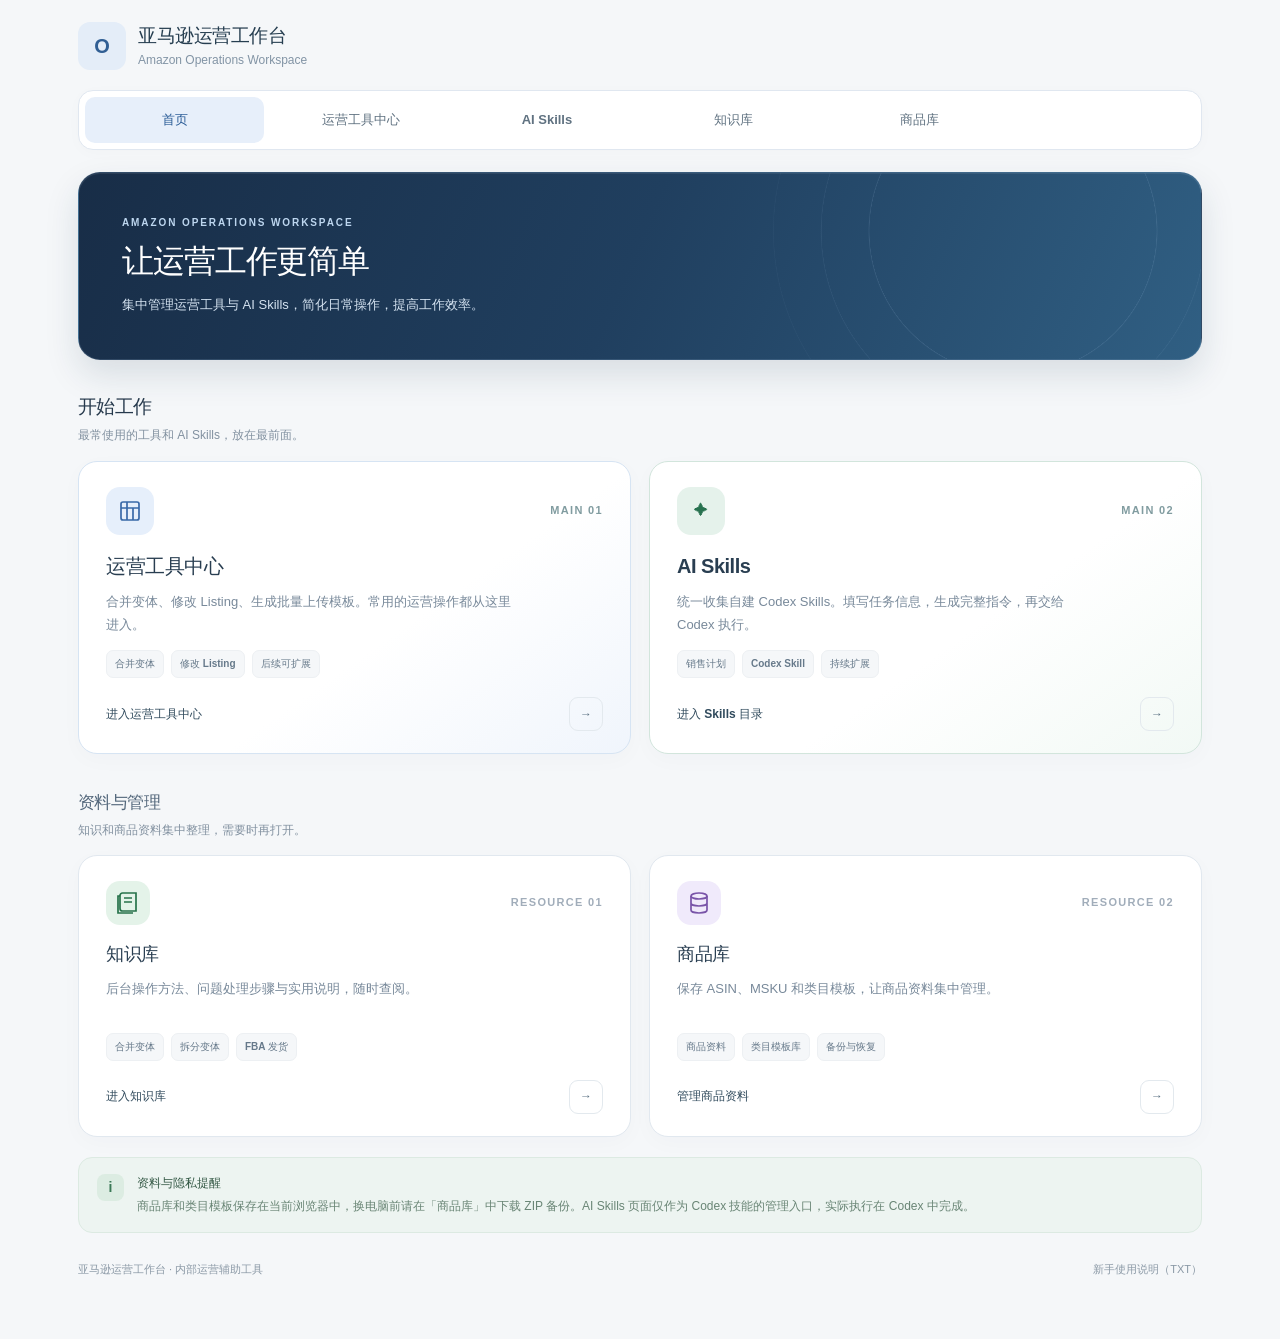
<file: index.html>
<!doctype html>
<html lang="zh-CN">
<head>
<meta charset="utf-8"/>
<meta name="viewport" content="width=device-width, initial-scale=1"/>
<title>亚马逊运营工作台</title>
<style>
:root{font-family:Inter,-apple-system,BlinkMacSystemFont,"Segoe UI","Microsoft YaHei",sans-serif;color:#243447;background:#f4f7fb;font-size:14px;line-height:1.6;font-synthesis:none}
*{box-sizing:border-box}body{margin:0}a{color:inherit;text-decoration:none}
.shell{max-width:1180px;margin:0 auto;padding:28px 26px 54px}
.topbar{display:flex;align-items:center;justify-content:space-between;gap:22px;margin-bottom:30px}
.brand{display:flex;align-items:center;gap:12px;min-width:0}
.brand-mark{display:grid;place-items:center;width:44px;height:44px;border-radius:14px;background:#dff1e6;color:#23734b;font-size:20px;font-weight:850}
.brand-name{font-size:14px;font-weight:800;color:#293d50}.brand-caption{font-size:11px;color:#8796a5;margin-top:2px}
.module-nav{display:flex;gap:5px;align-items:center;flex-wrap:wrap;padding:5px;border:1px solid #e2e8ef;background:#fff;border-radius:12px}
.module-nav a{padding:9px 13px;border-radius:8px;color:#627386;font-weight:700;font-size:12px;white-space:nowrap}
.module-nav a:hover{background:#f3f7f5;color:#2d6d4d}.module-nav a.active{background:#e7f3eb;color:#216b44}
.hero{display:grid;grid-template-columns:minmax(0,1.3fr) minmax(270px,.7fr);gap:22px;align-items:stretch;margin-bottom:22px}
.hero-main{padding:32px 36px;border-radius:22px;background:linear-gradient(125deg,#203c35 0%,#2c5947 64%,#39745b 100%);color:#fff;position:relative;overflow:hidden}
.hero-main:after{content:"";position:absolute;width:300px;height:300px;border:1px solid #ffffff18;border-radius:50%;right:-115px;top:-120px;box-shadow:0 0 0 36px #ffffff08,0 0 0 76px #ffffff05}
.eyebrow{font-size:10px;letter-spacing:.16em;font-weight:850;color:#c0e4ce;margin-bottom:12px}
h1{font-size:36px;line-height:1.22;letter-spacing:-.045em;margin:0;max-width:650px;position:relative;z-index:1}
.hero-main p{font-size:14px;line-height:1.9;color:#d6e6dc;max-width:600px;margin:15px 0 0;position:relative;z-index:1}
.hero-pill{display:inline-flex;align-items:center;gap:8px;margin-top:22px;padding:8px 12px;border-radius:999px;border:1px solid #ffffff2a;background:#ffffff0e;color:#eef8f1;font-size:11px;font-weight:700;position:relative;z-index:1}
.hero-pill span{width:6px;height:6px;border-radius:50%;background:#a7dfb9}
.hero-side{background:#fff;border:1px solid #e2e9ef;border-radius:22px;padding:22px 24px;display:flex;flex-direction:column;justify-content:center}
.hero-side h2{font-size:16px;margin:0;color:#2b4053;letter-spacing:-.02em}
.hero-side>p{font-size:12px;color:#8492a1;margin:5px 0 17px}
.flow-row{display:flex;gap:12px;align-items:center;padding:12px 0;border-top:1px solid #edf1f4}
.flow-icon{display:grid;place-items:center;width:34px;height:34px;flex:0 0 34px;border-radius:10px;background:#f0f5f2;color:#3b7755}
.flow-row strong{display:block;font-size:12px;color:#3c5063}.flow-row small{display:block;font-size:11px;color:#8a98a5;margin-top:2px}
.section-heading{display:flex;justify-content:space-between;align-items:flex-end;gap:18px;margin:32px 0 15px}
.section-heading h2{font-size:19px;letter-spacing:-.03em;margin:0;color:#26394c}.section-heading p{font-size:12px;color:#8291a0;margin:4px 0 0}
.module-grid{display:grid;grid-template-columns:repeat(2,minmax(0,1fr));gap:18px}
.module-card{display:flex;flex-direction:column;min-width:0;min-height:250px;background:#fff;border:1px solid #e1e8ef;border-radius:19px;padding:25px 27px 22px;box-shadow:0 6px 22px #26394c06;transition:transform .16s,border-color .16s,box-shadow .16s}
.module-card:hover{transform:translateY(-3px);border-color:#c4d9ce;box-shadow:0 12px 28px #26394c0c}
.card-top{display:flex;align-items:center;justify-content:space-between;gap:12px}
.card-icon{display:grid;place-items:center;width:48px;height:48px;border-radius:14px}
.knowledge .card-icon{background:#e4f3e9;color:#27734b}.tools .card-icon{background:#e6effb;color:#3969a8}.library .card-icon{background:#f0eafb;color:#7954a8}.skills .card-icon{background:#e5f2eb;color:#28724f}.agent .card-icon{background:#e2f5ec;color:#247b52}
.card-no{font-size:11px;font-weight:850;letter-spacing:.12em;color:#a1adba}
.module-card h3{font-size:20px;letter-spacing:-.025em;color:#293e51;margin:15px 0 8px}
.module-card .desc{font-size:13px;color:#78899a;line-height:1.8;margin:0;min-height:42px;max-width:410px}
.tag-row{display:flex;gap:7px;flex-wrap:wrap;margin-top:14px}
.tag{padding:5px 8px;background:#f5f7f9;border:1px solid #edf0f3;border-radius:7px;font-size:10px;color:#66798a;font-weight:700}
.card-foot{display:flex;align-items:center;justify-content:space-between;gap:10px;margin-top:auto;padding-top:19px;color:#314b5d;font-size:12px;font-weight:800}
.card-foot .arrow{display:grid;place-items:center;width:34px;height:34px;border:1px solid #e3e9ee;border-radius:9px;color:#5f7485;transition:transform .16s}
.module-card:hover .arrow{transform:translateX(3px)}
.module-card:focus-visible{outline:3px solid #7aaf90;outline-offset:3px}
.module-card.featured{border-color:#d2e5dc;background:linear-gradient(145deg,#ffffff 58%,#f2f9f5 100%)}
.module-card.featured.tools{background:linear-gradient(145deg,#ffffff 58%,#f0f5fc 100%);border-color:#d6e4f3}
.module-card.featured .card-no{color:#819ca0}
.section-heading.secondary{margin-top:35px}
.section-heading.secondary h2{font-size:17px;color:#53677b}
.module-card.secondary-card{min-height:220px}
.module-card.secondary-card h3{font-size:18px}
.module-card.secondary-card .card-icon{width:44px;height:44px}
.info-strip{display:flex;align-items:flex-start;gap:13px;padding:16px 18px;margin-top:20px;background:#edf4f1;border:1px solid #dceae2;border-radius:14px}
.info-mark{display:grid;place-items:center;flex:0 0 27px;width:27px;height:27px;border-radius:8px;background:#dcece2;color:#3b7956;font-weight:850}
.info-strip strong{display:block;color:#365a47;font-size:12px}.info-strip p{margin:3px 0 0;color:#698575;font-size:12px;line-height:1.7}
.footer{display:flex;justify-content:space-between;gap:16px;flex-wrap:wrap;color:#8b99a6;font-size:11px;margin-top:28px}
@media(max-width:900px){.topbar{align-items:flex-start;flex-direction:column;margin-bottom:25px}.hero{grid-template-columns:1fr}.hero-main{padding:30px}.hero-side{padding:21px 23px}.module-grid{grid-template-columns:1fr 1fr}}
@media(max-width:600px){.module-grid{grid-template-columns:1fr}.module-card.featured{min-height:0}.shell{padding:18px 13px 35px}.module-nav{width:100%;gap:3px}.module-nav a{flex:1;text-align:center;padding:9px 5px;font-size:11px}.hero-main{padding:25px 22px;border-radius:17px}h1{font-size:30px}.hero-side{border-radius:17px}.module-grid{grid-template-columns:1fr}.module-card{min-height:0}.module-card .desc{min-height:0}.section-heading{margin-top:26px}.footer{display:block}.footer span{display:block;margin-top:5px}}

/* 统一主导航：独立横排，优先展示常用工具与 Skills */
.topbar,.site-header,header:has(> nav){flex-direction:column!important;align-items:stretch!important;justify-content:flex-start!important;gap:17px!important;margin-bottom:26px!important}
.topbar .brand,.site-header .brand,header:has(> nav) .brand{align-self:flex-start}
nav[aria-label="工具模块"],nav[aria-label="工具导航"]{display:grid!important;grid-template-columns:repeat(5,minmax(0,1fr))!important;gap:8px!important;width:100%!important;padding:7px!important;margin:0!important;background:#fff!important;border:1px solid #e0e8ed!important;border-radius:16px!important;box-shadow:0 5px 20px rgba(35,53,72,.045)!important}
nav[aria-label="工具模块"] a,nav[aria-label="工具导航"] a{display:flex!important;align-items:center!important;justify-content:center!important;text-align:center!important;padding:13px 8px!important;min-height:47px!important;border:0!important;border-radius:11px!important;font-size:13px!important;font-weight:750!important;white-space:nowrap!important;text-decoration:none!important;color:#526677!important}
nav[aria-label="工具模块"] a:hover,nav[aria-label="工具导航"] a:hover{background:#f0f6f3!important;color:#28734d!important}
nav[aria-label="工具模块"] a.active,nav[aria-label="工具导航"] a.active{background:#e2f1e8!important;color:#216a46!important}
nav[aria-label="工具模块"] a:focus-visible,nav[aria-label="工具导航"] a:focus-visible{outline:2px solid #398e63!important;outline-offset:2px!important}
@media(max-width:650px){nav[aria-label="工具模块"],nav[aria-label="工具导航"]{display:flex!important;overflow-x:auto!important;gap:5px!important;scrollbar-width:thin}nav[aria-label="工具模块"] a,nav[aria-label="工具导航"] a{flex:0 0 auto!important;padding:11px 13px!important;min-height:43px!important}}

</style>
<link rel="stylesheet" href="./workspace-shell.css?v=workspace-brand-20261105-3"/>
</head>
<body>
<main class="shell">
<header class="workspace-header"><a class="workspace-brand" href="./index.html" aria-label="亚马逊运营工作台首页"><span class="workspace-logo" aria-hidden="true">O</span><span><span class="workspace-name">亚马逊运营工作台</span><span class="workspace-sub">Amazon Operations Workspace</span></span></a><nav class="workspace-nav" aria-label="工具模块">
<a href="./index.html" class="active" aria-current="page">首页</a>
<a href="./tools.html" id="navTools">运营工具中心</a>
<a href="./skills.html">AI Skills</a>
<a href="./variation-guide.html">知识库</a>
<a href="./listing.html?view=library" id="navLibrary">商品库</a>
</nav></header>
<section class="hero workspace-home-hero" aria-labelledby="pageTitle">
  <div class="hero-main workspace-intro">
    <div class="eyebrow">AMAZON OPERATIONS WORKSPACE</div>
    <h1 id="pageTitle">让运营工作更简单</h1>
    <p>集中管理运营工具与 AI Skills，简化日常操作，提高工作效率。</p>
    <div class="hero-pill"><span></span>常用工具优先 · AI Skills 集中管理</div>
  </div>
  <aside class="hero-side">
    <h2>从这里开始</h2>
    <p>选择任务入口，减少重复查找。</p>
    <div class="flow-row"><span class="flow-icon">▦</span><span><strong>运营工具中心</strong><small>变体合并、Listing 修改等</small></span></div>
    <div class="flow-row"><span class="flow-icon">✦</span><span><strong>AI Skills</strong><small>销售计划与后续自建技能</small></span></div>
    <div class="flow-row"><span class="flow-icon">▤</span><span><strong>知识库</strong><small>操作方法与使用说明</small></span></div>
    <div class="flow-row"><span class="flow-icon">▱</span><span><strong>商品库</strong><small>ASIN、MSKU 与类目模板</small></span></div>
  </aside>
</section>
<div class="section-heading"><div><h2>开始工作</h2><p>最常使用的工具和 AI Skills，放在最前面。</p></div></div>
<section class="module-grid" aria-label="主要功能入口">
  <a class="module-card tools featured" href="./tools.html">
    <div class="card-top"><span class="card-icon"><svg width="24" height="24" viewBox="0 0 24 24" fill="none" stroke="currentColor" stroke-width="1.7"><rect x="3" y="3" width="18" height="18" rx="2"/><path d="M3 9h18M9 3v18M15 9v12"/></svg></span><span class="card-no">MAIN 01</span></div>
    <h3>运营工具中心</h3><p class="desc">合并变体、修改 Listing、生成批量上传模板。常用的运营操作都从这里进入。</p>
    <div class="tag-row"><span class="tag">合并变体</span><span class="tag">修改 Listing</span><span class="tag">后续可扩展</span></div>
    <div class="card-foot"><span>进入运营工具中心</span><span class="arrow">→</span></div>
  </a>
  <a class="module-card skills featured" href="./skills.html">
    <div class="card-top"><span class="card-icon" aria-hidden="true">✦</span><span class="card-no">MAIN 02</span></div>
    <h3>AI Skills</h3><p class="desc">统一收集自建 Codex Skills。填写任务信息，生成完整指令，再交给 Codex 执行。</p>
    <div class="tag-row"><span class="tag">销售计划</span><span class="tag">Codex Skill</span><span class="tag">持续扩展</span></div>
    <div class="card-foot"><span>进入 Skills 目录</span><span class="arrow">→</span></div>
  </a>
</section>
<div class="section-heading secondary"><div><h2>资料与管理</h2><p>知识和商品资料集中整理，需要时再打开。</p></div></div>
<section class="module-grid" aria-label="资料管理入口">
  <a class="module-card knowledge secondary-card" href="./variation-guide.html">
    <div class="card-top"><span class="card-icon"><svg width="24" height="24" viewBox="0 0 24 24" fill="none" stroke="currentColor" stroke-width="1.7"><path d="M4 4.5A2.5 2.5 0 0 1 6.5 2H20v18H6.5A2.5 2.5 0 0 1 4 17.5z"/><path d="M4 5H2v17h15M8 7h8M8 11h8"/></svg></span><span class="card-no">RESOURCE 01</span></div>
    <h3>知识库</h3><p class="desc">后台操作方法、问题处理步骤与实用说明，随时查阅。</p>
    <div class="tag-row"><span class="tag">合并变体</span><span class="tag">拆分变体</span><span class="tag">FBA 发货</span></div>
    <div class="card-foot"><span>进入知识库</span><span class="arrow">→</span></div>
  </a>
  <a class="module-card library secondary-card" href="./listing.html?view=library">
    <div class="card-top"><span class="card-icon"><svg width="24" height="24" viewBox="0 0 24 24" fill="none" stroke="currentColor" stroke-width="1.7"><ellipse cx="12" cy="5" rx="8" ry="3"/><path d="M4 5v14c0 1.7 3.6 3 8 3s8-1.3 8-3V5M4 12c0 1.7 3.6 3 8 3s8-1.3 8-3"/></svg></span><span class="card-no">RESOURCE 02</span></div>
    <h3>商品库</h3><p class="desc">保存 ASIN、MSKU 和类目模板，让商品资料集中管理。</p>
    <div class="tag-row"><span class="tag">商品资料</span><span class="tag">类目模板库</span><span class="tag">备份与恢复</span></div>
    <div class="card-foot"><span>管理商品资料</span><span class="arrow">→</span></div>
  </a>
</section>
<div class="info-strip"><span class="info-mark">i</span><div><strong>资料与隐私提醒</strong><p>商品库和类目模板保存在当前浏览器中，换电脑前请在「商品库」中下载 ZIP 备份。AI Skills 页面仅作为 Codex 技能的管理入口，实际执行在 Codex 中完成。</p></div></div>
<footer class="footer"><span>亚马逊运营工作台 · 内部运营辅助工具</span><span><a href="./使用说明.txt" download="亚马逊运营工作台-新手使用说明.txt">新手使用说明（TXT）</a></span></footer>
</main>
</body>
</html>
</file>
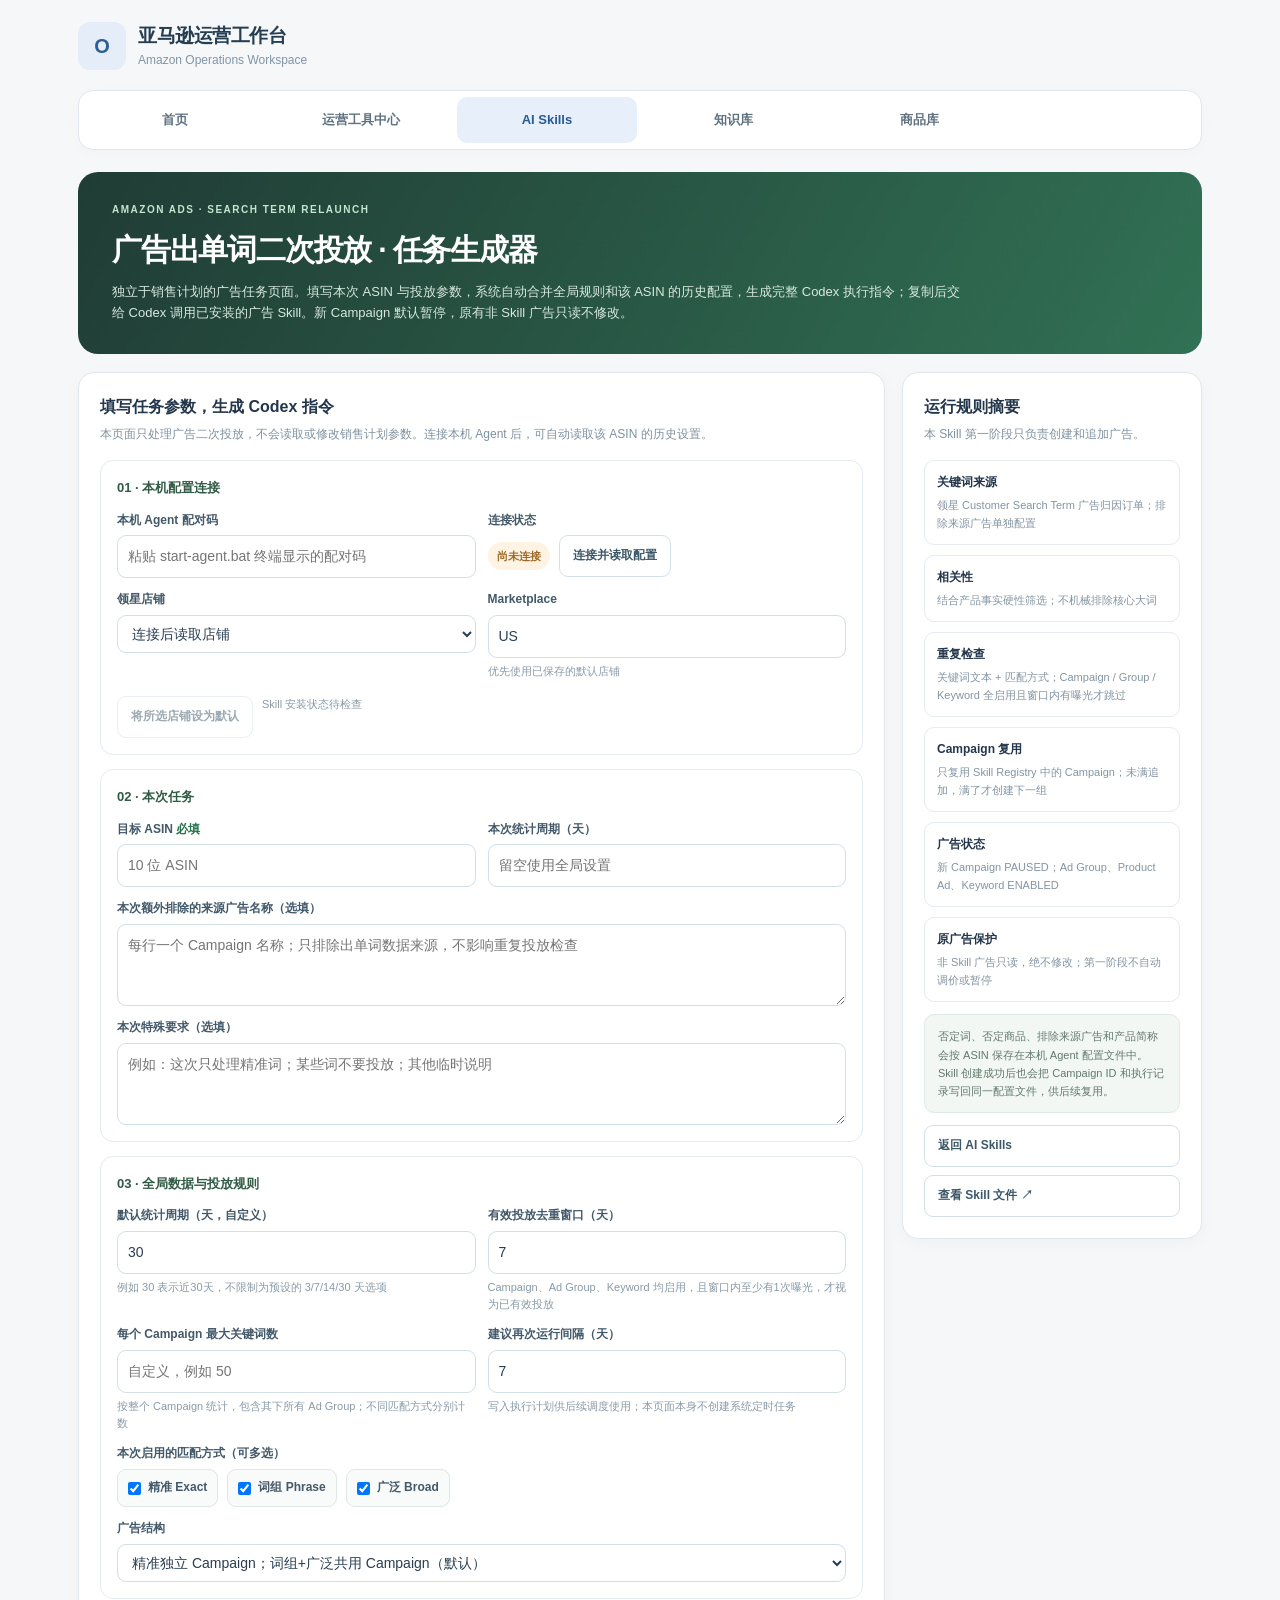
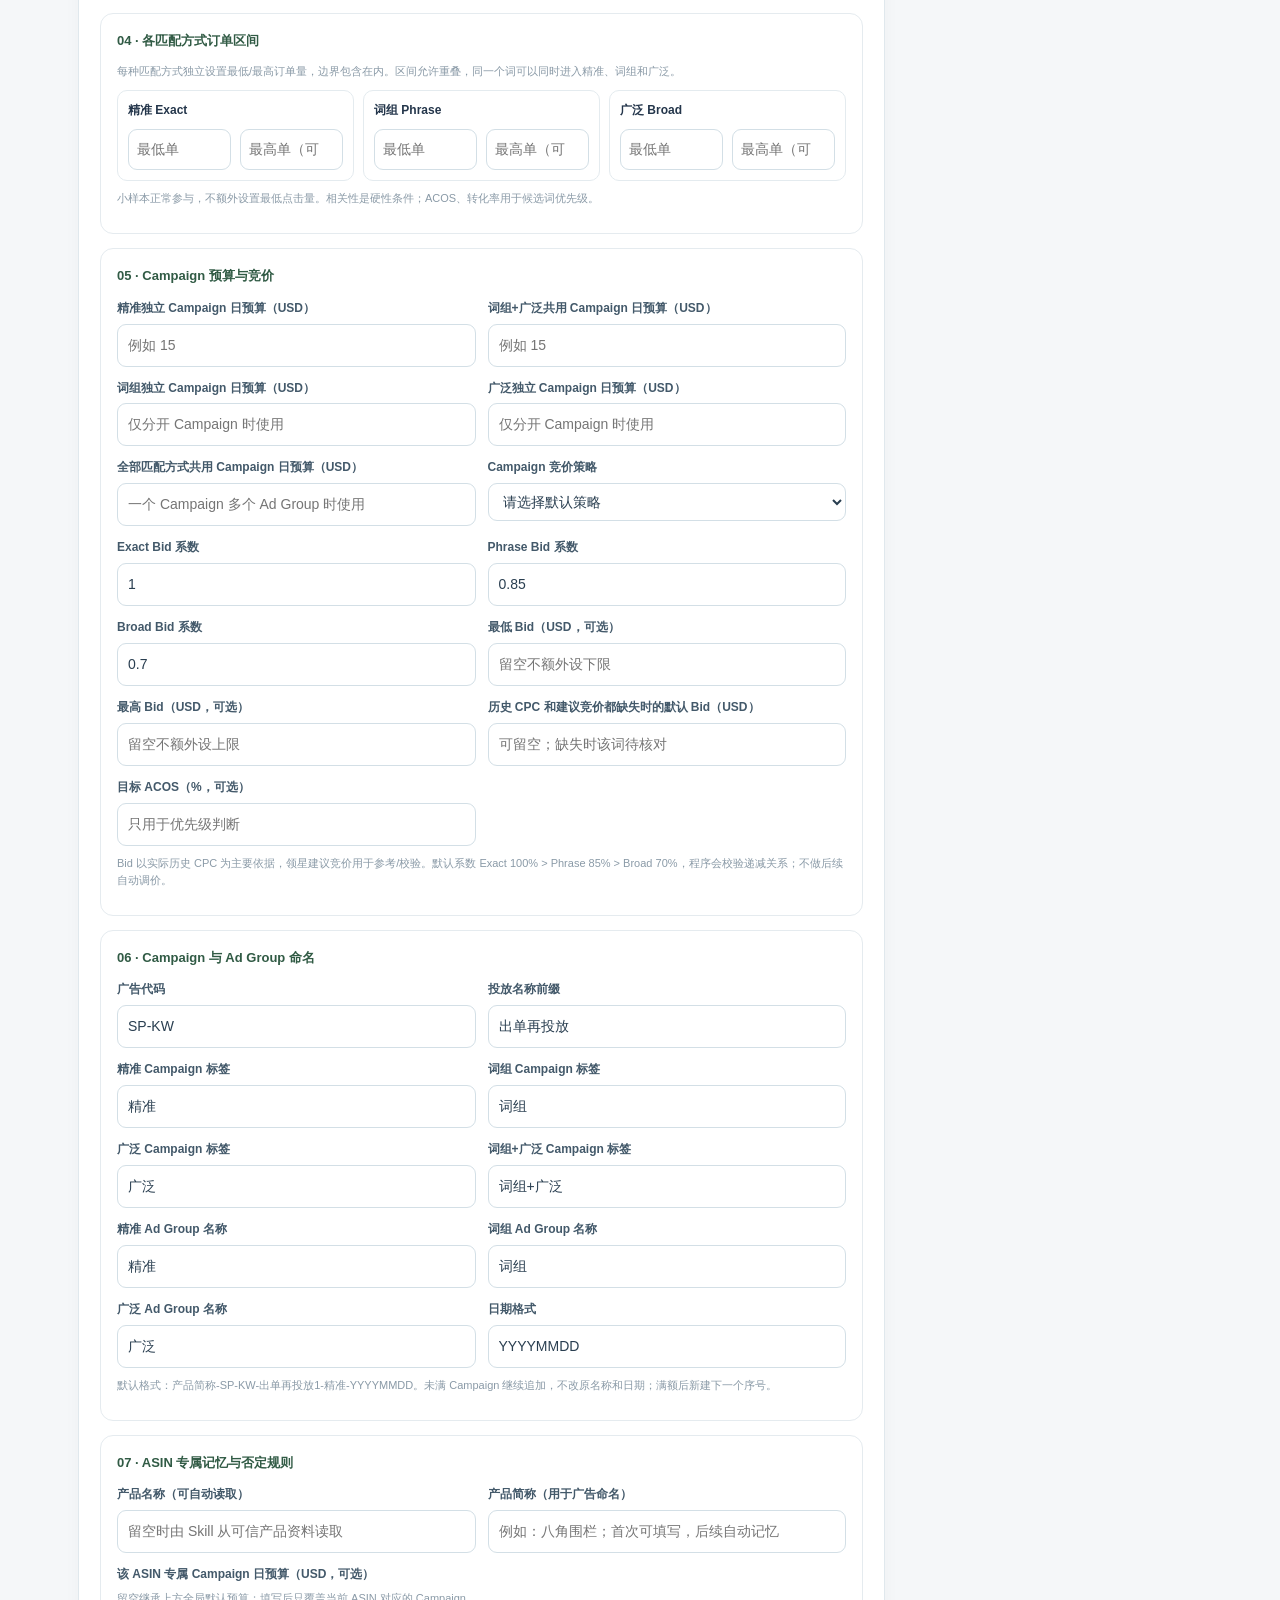
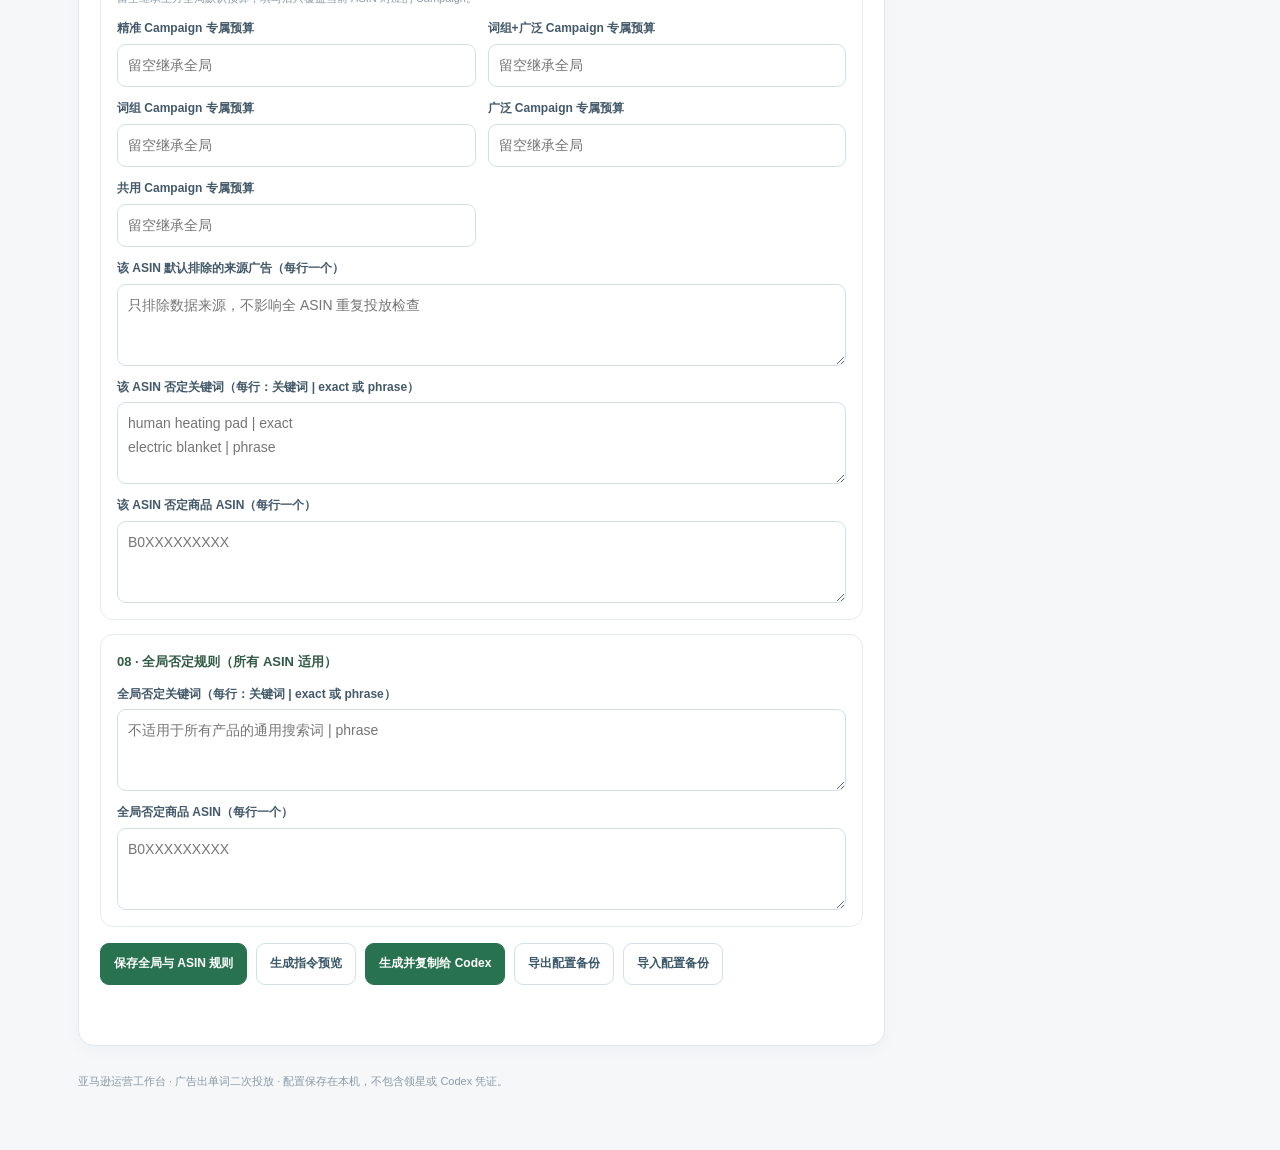
<file: ads-relaunch.html>
<!doctype html>
<html lang="zh-CN">
<head>
<meta charset="utf-8"/>
<meta name="viewport" content="width=device-width,initial-scale=1"/>
<title>广告出单词二次投放｜亚马逊运营工作台</title>
<link rel="stylesheet" href="./workspace-shell.css?v=workspace-brand-20261105-3"/>
<style>
:root{font-family:Inter,-apple-system,BlinkMacSystemFont,"Segoe UI","Microsoft YaHei",sans-serif;color:#253a4b;background:#f4f7fb;font-size:14px;line-height:1.65}
*{box-sizing:border-box}body{margin:0}a{color:inherit;text-decoration:none}button,input,select,textarea{font:inherit}
.shell{max-width:1220px;margin:auto;padding:28px 26px 60px}
.workspace-header{margin-bottom:25px}
.hero{padding:30px 34px;border-radius:20px;background:linear-gradient(120deg,#203c35,#317154);color:#fff}
.eyebrow{font-size:10px;letter-spacing:.15em;font-weight:850;color:#c4e5cf}
h1{font-size:30px;letter-spacing:-.04em;margin:6px 0}.hero p{color:#d7e9df;font-size:13px;margin:7px 0 0;max-width:850px}
.layout{display:grid;grid-template-columns:minmax(0,1fr) 300px;gap:17px;margin-top:18px;align-items:start}
.panel{background:#fff;border:1px solid #e0e8ed;border-radius:16px;padding:21px;min-width:0;box-shadow:0 4px 18px #243b4b08}
.panel h2{font-size:16px;margin:0 0 5px}.sub{font-size:12px;color:#7f91a0;margin:0 0 15px}
.section{border:1px solid #e5ebef;border-radius:13px;padding:16px;margin-top:14px}.section h3{font-size:13px;margin:0 0 12px;color:#315b45}.section p.help{margin:0 0 10px}
.fields{display:grid;grid-template-columns:repeat(2,minmax(0,1fr));gap:12px}.field{display:flex;flex-direction:column;gap:5px;min-width:0}.field.full{grid-column:1/-1}
label{font-size:12px;font-weight:750;color:#43596a}
input,select,textarea{width:100%;border:1px solid #d3dfe6;border-radius:9px;padding:9px 10px;background:#fff;color:#293e50;outline:none}
input:focus,select:focus,textarea:focus{border-color:#5c9a76;box-shadow:0 0 0 3px #4d996b19}
textarea{min-height:82px;resize:vertical}.help{font-size:11px;color:#8a9aa7;line-height:1.55}
.row{display:flex;gap:9px;align-items:center;flex-wrap:wrap}.row>*{min-width:0}
.checks{display:flex;gap:9px;flex-wrap:wrap}.check{display:flex;align-items:center;gap:7px;padding:8px 10px;border:1px solid #dfe8e3;border-radius:9px;background:#f8fbf9;font-size:12px;font-weight:700}.check input{width:auto;margin:0}
.band-grid{display:grid;grid-template-columns:repeat(3,minmax(0,1fr));gap:9px}.band{border:1px solid #e4ebef;border-radius:10px;padding:10px}.band strong{display:block;font-size:12px;margin-bottom:8px}.band .row{flex-wrap:nowrap}.band input{min-width:0;padding:8px}
.btn{border:1px solid #d4e0e7;background:#fff;color:#3c5868;border-radius:9px;padding:10px 13px;font-weight:750;font-size:12px;cursor:pointer}.btn:hover{background:#f5f8f9}.btn.primary{background:#28724f;border-color:#28724f;color:#fff}.btn:disabled{opacity:.5;cursor:not-allowed}
.actions{display:flex;gap:9px;flex-wrap:wrap;margin-top:16px}
.status{display:inline-flex;align-items:center;border-radius:999px;padding:5px 9px;background:#f1f4f6;color:#65798a;font-size:11px;font-weight:750}.status.good{background:#e6f3eb;color:#26734c}.status.warn{background:#fff4e4;color:#9e6828}
.preview{white-space:pre-wrap;overflow-wrap:anywhere;background:#f7faf8;border:1px solid #dfe9e3;border-radius:11px;padding:14px;margin-top:13px;max-height:440px;overflow:auto;font-size:11px;color:#3b5446}
.notice{padding:12px 13px;background:#f2f7f4;border:1px solid #dfebe3;border-radius:10px;font-size:11px;color:#62796b;margin-top:12px}
.side-list{display:grid;gap:10px}.side-item{padding:12px;border:1px solid #e5ebef;border-radius:10px}.side-item strong{display:block;font-size:12px}.side-item span{display:block;color:#8494a2;font-size:11px;margin-top:3px}
.side-actions{display:grid;gap:8px;margin-top:12px}.side-actions .btn{width:100%}
#fileImport{display:none}
@media(max-width:900px){.layout{grid-template-columns:1fr}.side-panel{order:-1}}
@media(max-width:620px){.shell{padding:17px 12px 40px}.hero{padding:24px 20px}h1{font-size:25px}.panel{padding:16px}.fields{grid-template-columns:1fr}.field.full{grid-column:auto}.band-grid{grid-template-columns:1fr}.workspace-nav{overflow-x:auto}}
</style>
</head>
<body>
<main class="shell">
<header class="workspace-header">
<a class="workspace-brand" href="./index.html" aria-label="亚马逊运营工作台首页"><span class="workspace-logo" aria-hidden="true">O</span><span><span class="workspace-name">亚马逊运营工作台</span><span class="workspace-sub">Amazon Operations Workspace</span></span></a>
<nav class="workspace-nav" aria-label="工具模块">
<a href="./index.html">首页</a><a href="./tools.html">运营工具中心</a><a href="./skills.html" class="active">AI Skills</a><a href="./variation-guide.html">知识库</a><a href="./listing.html?view=library">商品库</a>
</nav>
</header>
<section class="hero">
<div class="eyebrow">AMAZON ADS · SEARCH TERM RELAUNCH</div>
<h1>广告出单词二次投放 · 任务生成器</h1>
<p>独立于销售计划的广告任务页面。填写本次 ASIN 与投放参数，系统自动合并全局规则和该 ASIN 的历史配置，生成完整 Codex 执行指令；复制后交给 Codex 调用已安装的广告 Skill。新 Campaign 默认暂停，原有非 Skill 广告只读不修改。</p>
</section>
<div class="layout">
<section class="panel">
<h2>填写任务参数，生成 Codex 指令</h2>
<p class="sub">本页面只处理广告二次投放，不会读取或修改销售计划参数。连接本机 Agent 后，可自动读取该 ASIN 的历史设置。</p>

<div class="section">
<h3>01 · 本机配置连接</h3>
<div class="fields">
<div class="field"><label for="pairKey">本机 Agent 配对码</label><input id="pairKey" type="password" autocomplete="off" placeholder="粘贴 start-agent.bat 终端显示的配对码"/></div>
<div class="field"><label>连接状态</label><div class="row"><span id="connectionState" class="status warn">尚未连接</span><button type="button" class="btn" id="connectBtn">连接并读取配置</button></div></div>
<div class="field"><label for="storeChoice">领星店铺</label><select id="storeChoice"><option value="">连接后读取店铺</option></select></div>
<div class="field"><label>Marketplace</label><input id="marketplaceDisplay" value="US" readonly/><span class="help" id="storeHint">优先使用已保存的默认店铺</span></div>
</div>
<div class="actions"><button type="button" class="btn" id="setDefaultStoreBtn" disabled>将所选店铺设为默认</button><span id="skillInstallState" class="help">Skill 安装状态待检查</span></div>
</div>

<form id="adsForm">
<div class="section">
<h3>02 · 本次任务</h3>
<div class="fields">
<div class="field"><label for="asin">目标 ASIN <span style="color:#26734c">必填</span></label><input id="asin" maxlength="10" minlength="10" placeholder="10 位 ASIN" required autocapitalize="characters"/></div>
<div class="field"><label for="reportDaysOverride">本次统计周期（天）</label><input id="reportDaysOverride" type="number" min="1" placeholder="留空使用全局设置"/></div>
<div class="field full"><label for="extraExcludedCampaigns">本次额外排除的来源广告名称（选填）</label><textarea id="extraExcludedCampaigns" placeholder="每行一个 Campaign 名称；只排除出单词数据来源，不影响重复投放检查"></textarea></div>
<div class="field full"><label for="taskNotes">本次特殊要求（选填）</label><textarea id="taskNotes" placeholder="例如：这次只处理精准词；某些词不要投放；其他临时说明"></textarea></div>
</div>
</div>

<div class="section">
<h3>03 · 全局数据与投放规则</h3>
<div class="fields">
<div class="field"><label for="reportDays">默认统计周期（天，自定义）</label><input id="reportDays" type="number" min="1" value="30" required/><span class="help">例如 30 表示近30天，不限制为预设的 3/7/14/30 天选项</span></div>
<div class="field"><label for="duplicateDays">有效投放去重窗口（天）</label><input id="duplicateDays" type="number" min="1" value="7" required/><span class="help">Campaign、Ad Group、Keyword 均启用，且窗口内至少有1次曝光，才视为已有效投放</span></div>
<div class="field"><label for="campaignLimit">每个 Campaign 最大关键词数</label><input id="campaignLimit" type="number" min="1" placeholder="自定义，例如 50" required/><span class="help">按整个 Campaign 统计，包含其下所有 Ad Group；不同匹配方式分别计数</span></div>
<div class="field"><label for="executionInterval">建议再次运行间隔（天）</label><input id="executionInterval" type="number" min="1" value="7"/><span class="help">写入执行计划供后续调度使用；本页面本身不创建系统定时任务</span></div>
<div class="field full"><label>本次启用的匹配方式（可多选）</label><div class="checks">
<label class="check"><input type="checkbox" name="matchType" value="exact" checked/>精准 Exact</label>
<label class="check"><input type="checkbox" name="matchType" value="phrase" checked/>词组 Phrase</label>
<label class="check"><input type="checkbox" name="matchType" value="broad" checked/>广泛 Broad</label>
</div></div>
<div class="field full"><label for="campaignStructure">广告结构</label><select id="campaignStructure">
<option value="exact_separate_phrase_broad_shared">精准独立 Campaign；词组+广泛共用 Campaign（默认）</option>
<option value="exact_separate_phrase_broad_separate">精准、词组、广泛分别创建 Campaign</option>
<option value="one_campaign_multi_groups">一个 Campaign，按匹配方式拆分 Ad Group</option>
<option value="separate_campaign_per_match">每种匹配方式独立 Campaign</option>
</select></div>
</div>
</div>

<div class="section">
<h3>04 · 各匹配方式订单区间</h3>
<p class="help">每种匹配方式独立设置最低/最高订单量，边界包含在内。区间允许重叠，同一个词可以同时进入精准、词组和广泛。</p>
<div class="band-grid">
<div class="band"><strong>精准 Exact</strong><div class="row"><input id="exactMin" type="number" min="0" placeholder="最低单"/><input id="exactMax" type="number" min="0" placeholder="最高单（可空）"/></div></div>
<div class="band"><strong>词组 Phrase</strong><div class="row"><input id="phraseMin" type="number" min="0" placeholder="最低单"/><input id="phraseMax" type="number" min="0" placeholder="最高单（可空）"/></div></div>
<div class="band"><strong>广泛 Broad</strong><div class="row"><input id="broadMin" type="number" min="0" placeholder="最低单"/><input id="broadMax" type="number" min="0" placeholder="最高单（可空）"/></div></div>
</div>
<p class="help" style="margin-top:9px">小样本正常参与，不额外设置最低点击量。相关性是硬性条件；ACOS、转化率用于候选词优先级。</p>
</div>

<div class="section">
<h3>05 · Campaign 预算与竞价</h3>
<div class="fields">
<div class="field"><label for="budgetExact">精准独立 Campaign 日预算（USD）</label><input id="budgetExact" type="number" min="0.01" step="0.01" placeholder="例如 15"/></div>
<div class="field"><label for="budgetPhraseBroad">词组+广泛共用 Campaign 日预算（USD）</label><input id="budgetPhraseBroad" type="number" min="0.01" step="0.01" placeholder="例如 15"/></div>
<div class="field"><label for="budgetPhrase">词组独立 Campaign 日预算（USD）</label><input id="budgetPhrase" type="number" min="0.01" step="0.01" placeholder="仅分开 Campaign 时使用"/></div>
<div class="field"><label for="budgetBroad">广泛独立 Campaign 日预算（USD）</label><input id="budgetBroad" type="number" min="0.01" step="0.01" placeholder="仅分开 Campaign 时使用"/></div>
<div class="field"><label for="budgetAll">全部匹配方式共用 Campaign 日预算（USD）</label><input id="budgetAll" type="number" min="0.01" step="0.01" placeholder="一个 Campaign 多个 Ad Group 时使用"/></div>
<div class="field"><label for="biddingStrategy">Campaign 竞价策略</label><select id="biddingStrategy" required><option value="">请选择默认策略</option><option value="dynamic_down_only">动态竞价 - 只降低</option><option value="dynamic_up_and_down">动态竞价 - 提高和降低</option><option value="fixed">固定竞价</option></select></div>
<div class="field"><label for="exactCoeff">Exact Bid 系数</label><input id="exactCoeff" type="number" min="0.01" step="0.01" value="1.00"/></div>
<div class="field"><label for="phraseCoeff">Phrase Bid 系数</label><input id="phraseCoeff" type="number" min="0.01" step="0.01" value="0.85"/></div>
<div class="field"><label for="broadCoeff">Broad Bid 系数</label><input id="broadCoeff" type="number" min="0.01" step="0.01" value="0.70"/></div>
<div class="field"><label for="minBid">最低 Bid（USD，可选）</label><input id="minBid" type="number" min="0.01" step="0.01" placeholder="留空不额外设下限"/></div>
<div class="field"><label for="maxBid">最高 Bid（USD，可选）</label><input id="maxBid" type="number" min="0.01" step="0.01" placeholder="留空不额外设上限"/></div>
<div class="field"><label for="defaultBid">历史 CPC 和建议竞价都缺失时的默认 Bid（USD）</label><input id="defaultBid" type="number" min="0.01" step="0.01" placeholder="可留空；缺失时该词待核对"/></div>
<div class="field"><label for="targetAcos">目标 ACOS（%，可选）</label><input id="targetAcos" type="number" min="0" max="100" step="0.1" placeholder="只用于优先级判断"/></div>
</div>
<p class="help" style="margin-top:9px">Bid 以实际历史 CPC 为主要依据，领星建议竞价用于参考/校验。默认系数 Exact 100% &gt; Phrase 85% &gt; Broad 70%，程序会校验递减关系；不做后续自动调价。</p>
</div>

<div class="section">
<h3>06 · Campaign 与 Ad Group 命名</h3>
<div class="fields">
<div class="field"><label for="campaignCode">广告代码</label><input id="campaignCode" value="SP-KW"/></div>
<div class="field"><label for="campaignPrefix">投放名称前缀</label><input id="campaignPrefix" value="出单再投放"/></div>
<div class="field"><label for="labelExact">精准 Campaign 标签</label><input id="labelExact" value="精准"/></div>
<div class="field"><label for="labelPhrase">词组 Campaign 标签</label><input id="labelPhrase" value="词组"/></div>
<div class="field"><label for="labelBroad">广泛 Campaign 标签</label><input id="labelBroad" value="广泛"/></div>
<div class="field"><label for="labelPhraseBroad">词组+广泛 Campaign 标签</label><input id="labelPhraseBroad" value="词组+广泛"/></div>
<div class="field"><label for="groupNameExact">精准 Ad Group 名称</label><input id="groupNameExact" value="精准"/></div>
<div class="field"><label for="groupNamePhrase">词组 Ad Group 名称</label><input id="groupNamePhrase" value="词组"/></div>
<div class="field"><label for="groupNameBroad">广泛 Ad Group 名称</label><input id="groupNameBroad" value="广泛"/></div>
<div class="field"><label for="dateFormat">日期格式</label><input id="dateFormat" value="YYYYMMDD" placeholder="YYYYMMDD 或 YYYY-MM-DD"/></div>
</div>
<p class="help" style="margin-top:9px">默认格式：产品简称-SP-KW-出单再投放1-精准-YYYYMMDD。未满 Campaign 继续追加，不改原名称和日期；满额后新建下一个序号。</p>
</div>

<div class="section">
<h3>07 · ASIN 专属记忆与否定规则</h3>
<div class="fields">
<div class="field"><label for="productName">产品名称（可自动读取）</label><input id="productName" maxlength="120" placeholder="留空时由 Skill 从可信产品资料读取"/></div>
<div class="field"><label for="productShortName">产品简称（用于广告命名）</label><input id="productShortName" maxlength="40" placeholder="例如：八角围栏；首次可填写，后续自动记忆"/></div>
<div class="field full"><label>该 ASIN 专属 Campaign 日预算（USD，可选）</label><span class="help">留空继承上方全局默认预算；填写后只覆盖当前 ASIN 对应的 Campaign。</span></div>
<div class="field"><label for="productBudgetExact">精准 Campaign 专属预算</label><input id="productBudgetExact" type="number" min="0.01" step="0.01" placeholder="留空继承全局"/></div>
<div class="field"><label for="productBudgetPhraseBroad">词组+广泛 Campaign 专属预算</label><input id="productBudgetPhraseBroad" type="number" min="0.01" step="0.01" placeholder="留空继承全局"/></div>
<div class="field"><label for="productBudgetPhrase">词组 Campaign 专属预算</label><input id="productBudgetPhrase" type="number" min="0.01" step="0.01" placeholder="留空继承全局"/></div>
<div class="field"><label for="productBudgetBroad">广泛 Campaign 专属预算</label><input id="productBudgetBroad" type="number" min="0.01" step="0.01" placeholder="留空继承全局"/></div>
<div class="field"><label for="productBudgetAll">共用 Campaign 专属预算</label><input id="productBudgetAll" type="number" min="0.01" step="0.01" placeholder="留空继承全局"/></div>
<div class="field full"><label for="profileExcludedCampaigns">该 ASIN 默认排除的来源广告（每行一个）</label><textarea id="profileExcludedCampaigns" placeholder="只排除数据来源，不影响全 ASIN 重复投放检查"></textarea></div>
<div class="field full"><label for="profileNegativeKeywords">该 ASIN 否定关键词（每行：关键词 | exact 或 phrase）</label><textarea id="profileNegativeKeywords" placeholder="human heating pad | exact&#10;electric blanket | phrase"></textarea></div>
<div class="field full"><label for="profileNegativeAsins">该 ASIN 否定商品 ASIN（每行一个）</label><textarea id="profileNegativeAsins" placeholder="B0XXXXXXXXX"></textarea></div>
</div>
</div>

<div class="section">
<h3>08 · 全局否定规则（所有 ASIN 适用）</h3>
<div class="fields">
<div class="field full"><label for="globalNegativeKeywords">全局否定关键词（每行：关键词 | exact 或 phrase）</label><textarea id="globalNegativeKeywords" placeholder="不适用于所有产品的通用搜索词 | phrase"></textarea></div>
<div class="field full"><label for="globalNegativeAsins">全局否定商品 ASIN（每行一个）</label><textarea id="globalNegativeAsins" placeholder="B0XXXXXXXXX"></textarea></div>
</div>
</div>

<div class="actions">
<button type="button" class="btn primary" id="saveConfigBtn">保存全局与 ASIN 规则</button>
<button type="button" class="btn" id="previewBtn">生成指令预览</button>
<button type="submit" class="btn primary" id="copyBtn">生成并复制给 Codex</button>
<button type="button" class="btn" id="exportBtn">导出配置备份</button>
<button type="button" class="btn" id="importBtn">导入配置备份</button>
<input id="fileImport" type="file" accept=".json,application/json"/>
</div>
<p id="formStatus" role="status" aria-live="polite" class="help" style="margin-top:10px;min-height:18px"></p>
<pre id="instructionPreview" class="preview" hidden></pre>
</form>
</section>

<aside class="panel side-panel">
<h2>运行规则摘要</h2>
<p class="sub">本 Skill 第一阶段只负责创建和追加广告。</p>
<div class="side-list">
<div class="side-item"><strong>关键词来源</strong><span>领星 Customer Search Term 广告归因订单；排除来源广告单独配置</span></div>
<div class="side-item"><strong>相关性</strong><span>结合产品事实硬性筛选；不机械排除核心大词</span></div>
<div class="side-item"><strong>重复检查</strong><span>关键词文本 + 匹配方式；Campaign / Group / Keyword 全启用且窗口内有曝光才跳过</span></div>
<div class="side-item"><strong>Campaign 复用</strong><span>只复用 Skill Registry 中的 Campaign；未满追加，满了才创建下一组</span></div>
<div class="side-item"><strong>广告状态</strong><span>新 Campaign PAUSED；Ad Group、Product Ad、Keyword ENABLED</span></div>
<div class="side-item"><strong>原广告保护</strong><span>非 Skill 广告只读，绝不修改；第一阶段不自动调价或暂停</span></div>
</div>
<div class="notice">否定词、否定商品、排除来源广告和产品简称会按 ASIN 保存在本机 Agent 配置文件中。Skill 创建成功后也会把 Campaign ID 和执行记录写回同一配置文件，供后续复用。</div>
<div class="side-actions"><a class="btn" href="./skills.html">返回 AI Skills</a><a class="btn" href="https://github.com/Dora-lou/amazon-variation-merge-tool/tree/main/agent/skills/amazon-ads-search-term-relaunch" target="_blank" rel="noopener noreferrer">查看 Skill 文件 ↗</a></div>
</aside>
</div>
<footer style="margin-top:26px;color:#8b99a6;font-size:11px">亚马逊运营工作台 · 广告出单词二次投放 · 配置保存在本机，不包含领星或 Codex 凭证。</footer>
</main>
<script src="./ads-relaunch-ui.js?v=2026.11.13.4" defer></script>
</body>
</html>
</file>
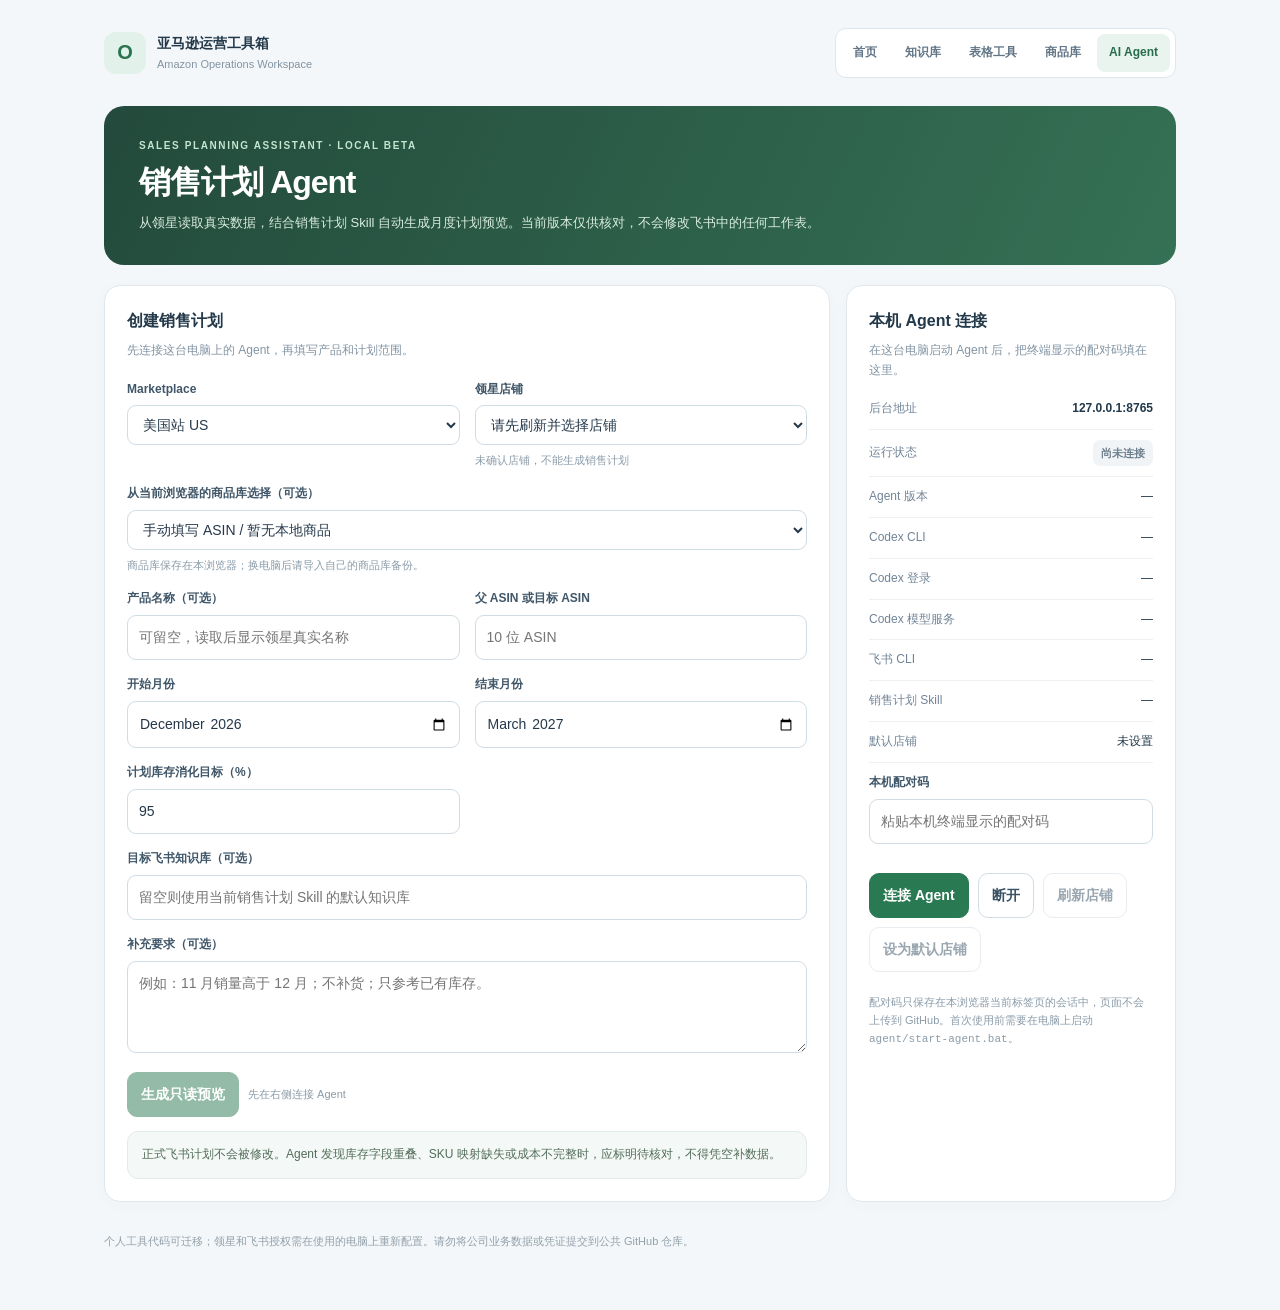
<file: agent.html>
<!doctype html>
<html lang="zh-CN">
<head>
<meta charset="utf-8"/><meta name="viewport" content="width=device-width,initial-scale=1"/>
<title>销售计划 Agent｜亚马逊运营工具箱</title>
<style>
:root{font-family:Inter,-apple-system,BlinkMacSystemFont,"Segoe UI","Microsoft YaHei",sans-serif;color:#23394a;background:#f4f7f9;font-size:14px;line-height:1.65}
*{box-sizing:border-box}body{margin:0}a{text-decoration:none;color:inherit}button,input,textarea,select{font:inherit}
.shell{max-width:1120px;margin:auto;padding:28px 24px 60px}.topbar{display:flex;align-items:center;justify-content:space-between;gap:18px;margin-bottom:28px}
.brand{display:flex;gap:11px;align-items:center;font-weight:800}.brand-mark{width:42px;height:42px;display:grid;place-items:center;background:#e2f1e9;color:#28744e;border-radius:12px;font-size:20px}.brand small{display:block;color:#8394a2;font-size:11px;font-weight:500}
nav{display:flex;flex-wrap:wrap;gap:4px;padding:5px;border:1px solid #dfe7ed;background:#fff;border-radius:11px}nav a{font-size:12px;font-weight:700;color:#627687;padding:9px 12px;border-radius:8px}nav a.active{color:#266d4e;background:#eaf4ee}
.hero{background:linear-gradient(115deg,#234a3c,#357154);padding:32px 35px;border-radius:20px;color:#fff}.eyebrow{font-size:10px;letter-spacing:.16em;color:#c4e5cf;font-weight:800}h1{font-size:32px;letter-spacing:-.035em;line-height:1.3;margin:8px 0}.hero p{color:#d8ecdf;font-size:13px;margin:0;max-width:780px}
.layout{display:grid;grid-template-columns:minmax(0,1fr) 330px;gap:16px;margin-top:20px}.panel{background:#fff;border:1px solid #e0e8ed;border-radius:16px;padding:22px;min-width:0;box-shadow:0 4px 17px #294a5506}.panel h2{font-size:16px;margin:0 0 6px}.sub{font-size:12px;color:#8294a3;margin:0 0 19px}.fields{display:grid;grid-template-columns:1fr 1fr;gap:15px}.field{display:flex;flex-direction:column;gap:6px;min-width:0}.field.full{grid-column:1/-1}label{font-size:12px;font-weight:750;color:#405769}input,textarea,select{width:100%;border:1px solid #d0dce4;border-radius:9px;padding:10px 11px;color:#26394b;background:white;outline:none}input:focus,textarea:focus,select:focus{border-color:#589572;box-shadow:0 0 0 3px #4d996b19}textarea{min-height:92px;resize:vertical}.hint{font-size:11px;color:#8a9ba8}.connection{display:grid;gap:10px}.info-line{display:flex;align-items:center;justify-content:space-between;gap:14px;border-bottom:1px solid #edf1f4;padding-bottom:10px;font-size:12px}.info-line:last-of-type{border-bottom:0}.muted{color:#718497}.chip{border-radius:7px;background:#f1f4f7;color:#6c7f8e;font-size:11px;padding:4px 8px;font-weight:700}.chip.good{background:#e6f3eb;color:#26734c}.chip.warn{background:#fff4e4;color:#9e6828}.btn{border:1px solid #d2dde4;background:#fff;color:#385164;border-radius:10px;padding:10px 13px;font-weight:750;cursor:pointer}.btn:hover{background:#f5f8fa}.btn.primary{background:#297a52;border-color:#297a52;color:white}.btn.primary:hover{background:#206741}.btn:disabled{opacity:.5;cursor:not-allowed}.btn-row{display:flex;align-items:center;gap:9px;flex-wrap:wrap;margin-top:19px}
.note{background:#f4f8f6;border:1px solid #e2ece6;border-radius:11px;padding:13px 14px;font-size:12px;color:#526d5a;margin-top:14px}
.status-grid{display:flex;flex-wrap:wrap;gap:8px}.status-item{border:1px solid #e2e9ed;border-radius:9px;padding:8px 10px;background:#f7f9fa;font-size:12px}.status-item.good{background:#e7f4ec;color:#256b48}.status-item.warn{background:#fff4e4;color:#945f22}.table-scroll{overflow:auto;max-width:100%}.empty-state{padding:12px;border:1px dashed #d8e1e7;border-radius:9px;color:#8294a3;font-size:12px}
#results{margin-top:17px}#results[hidden]{display:none}.result-head{display:flex;align-items:center;justify-content:space-between;gap:14px;flex-wrap:wrap}.summary{font-size:13px;color:#3c5264;margin:10px 0}.facts{display:grid;grid-template-columns:repeat(3,minmax(0,1fr));gap:11px;margin:15px 0}.fact{background:#f7f9fa;border:1px solid #e7edf1;border-radius:11px;padding:13px}.fact small{display:block;color:#8496a4;font-size:10px}.fact strong{display:block;font-size:15px;word-break:break-word}table{width:100%;border-collapse:collapse;font-size:12px}th,td{text-align:left;padding:9px 10px;border-bottom:1px solid #e8eef2}th{background:#f7faf8;color:#506779}td.num{text-align:right;font-variant-numeric:tabular-nums}ul{padding-left:20px;color:#586e80;font-size:12px;line-height:1.8}h3{font-size:13px;margin:21px 0 6px;color:#354d5f}.alert{margin-top:12px;padding:12px 14px;background:#fff6e9;color:#9b6425;border-radius:9px;font-size:12px}.foot{color:#92a0aa;font-size:11px;margin-top:30px}
@media(max-width:900px){.layout{grid-template-columns:1fr}.topbar{align-items:flex-start;flex-direction:column}}
@media(max-width:620px){.shell{padding:17px 12px 40px}.hero{padding:25px 20px}h1{font-size:26px}.panel{padding:17px}.fields{grid-template-columns:1fr}.field.full{grid-column:auto}.facts{grid-template-columns:1fr 1fr}nav a{padding:8px 9px}}
</style>
</head>
<body><main class="shell">
<header class="topbar"><a class="brand" href="./index.html"><span class="brand-mark">O</span><span>亚马逊运营工具箱<small>Amazon Operations Workspace</small></span></a>
<nav aria-label="工具模块"><a href="./index.html">首页</a><a href="./variation-guide.html">知识库</a><a href="./tools.html">表格工具</a><a href="./listing.html?view=library">商品库</a><a href="./agent.html" class="active" aria-current="page">AI Agent</a></nav></header>
<section class="hero"><div class="eyebrow">SALES PLANNING ASSISTANT · LOCAL BETA</div><h1>销售计划 Agent</h1><p>从领星读取真实数据，结合销售计划 Skill 自动生成月度计划预览。当前版本仅供核对，不会修改飞书中的任何工作表。</p></section>
<div class="layout">
<section class="panel"><h2>创建销售计划</h2><p class="sub">先连接这台电脑上的 Agent，再填写产品和计划范围。</p>
<form id="planForm">
<div class="fields">
<div class="field"><label for="marketplace">Marketplace</label><select id="marketplace"><option value="US">美国站 US</option></select></div>
<div class="field"><label for="storeChoice">领星店铺</label><select id="storeChoice" required><option value="">请先刷新并选择店铺</option></select><span class="hint" id="storeStatus">未确认店铺，不能生成销售计划</span></div>
<div class="field full"><label for="productChoice">从当前浏览器的商品库选择（可选）</label><select id="productChoice"><option value="">手动填写 ASIN / 暂无本地商品</option></select><span class="hint">商品库保存在本浏览器；换电脑后请导入自己的商品库备份。</span></div>
<div class="field"><label for="product">产品名称（可选）</label><input id="product" maxlength="100" placeholder="可留空，读取后显示领星真实名称"/></div>
<div class="field"><label for="asin">父 ASIN 或目标 ASIN</label><input id="asin" required minlength="10" maxlength="10" autocapitalize="characters" placeholder="10 位 ASIN"/></div>
<div class="field"><label for="startMonth">开始月份</label><input id="startMonth" required type="month"/></div>
<div class="field"><label for="endMonth">结束月份</label><input id="endMonth" required type="month"/></div>
<div class="field"><label for="goal">计划库存消化目标（%）</label><input id="goal" type="number" min="1" max="100" step="1" value="95" required/></div>
<div class="field full"><label for="knowledgeBase">目标飞书知识库（可选）</label><input id="knowledgeBase" maxlength="100" placeholder="留空则使用当前销售计划 Skill 的默认知识库"/></div>
<div class="field full"><label for="notes">补充要求（可选）</label><textarea id="notes" maxlength="1000" placeholder="例如：11 月销量高于 12 月；不补货；只参考已有库存。"></textarea></div>
</div>
<div class="btn-row"><button type="submit" class="btn primary" id="startBtn" disabled>生成只读预览</button><span class="hint" id="formStatus">先在右侧连接 Agent</span></div>
</form>
<div class="note">正式飞书计划不会被修改。Agent 发现库存字段重叠、SKU 映射缺失或成本不完整时，应标明待核对，不得凭空补数据。</div>
</section>
<aside class="panel"><h2>本机 Agent 连接</h2><p class="sub">在这台电脑启动 Agent 后，把终端显示的配对码填在这里。</p>
<div class="connection"><div class="info-line"><span class="muted">后台地址</span><strong>127.0.0.1:8765</strong></div><div class="info-line"><span class="muted">运行状态</span><span class="chip" id="connectionState">尚未连接</span></div><div class="info-line"><span class="muted">Agent 版本</span><span id="agentVersion">—</span></div><div class="info-line"><span class="muted">Codex CLI</span><span id="codexState">—</span></div><div class="info-line"><span class="muted">Codex 登录</span><span id="codexLoginState">—</span></div><div class="info-line"><span class="muted">Codex 模型服务</span><span id="codexModelState">—</span></div><div class="info-line"><span class="muted">飞书 CLI</span><span id="larkState">—</span></div><div class="info-line"><span class="muted">销售计划 Skill</span><span id="skillState">—</span></div><div class="info-line"><span class="muted">默认店铺</span><span id="defaultStoreState">未设置</span></div>
<div class="field"><label for="pairKey">本机配对码</label><input id="pairKey" type="password" autocomplete="off" spellcheck="false" placeholder="粘贴本机终端显示的配对码"/></div>
<div class="btn-row"><button class="btn primary" type="button" id="connectBtn">连接 Agent</button><button class="btn" type="button" id="disconnectBtn">断开</button><button class="btn" type="button" id="refreshStoresBtn" disabled>刷新店铺</button><button class="btn" type="button" id="setDefaultStoreBtn" disabled>设为默认店铺</button></div>
<p class="hint">配对码只保存在本浏览器当前标签页的会话中，页面不会上传到 GitHub。首次使用前需要在电脑上启动 <code>agent/start-agent.bat</code>。</p>
</div></aside>
</div>
<section id="results" class="panel" hidden aria-live="polite"><div class="result-head"><h2>销售计划预览</h2><span id="jobState" class="chip">未运行</span></div><p id="resultSummary" class="summary"></p><div class="facts" id="facts"></div>
<h3>模块运行状态</h3><div id="moduleStates" class="status-grid"></div>
<h3>商品与 SKU 映射</h3><div id="mapping"></div><div class="btn-row"><button type="button" class="btn" id="confirmMappingBtn" hidden>确认并保存当前映射</button><span class="hint" id="mappingStatus"></span></div>
<h3>库存采集明细</h3><div id="inventoryDetails"></div>
<h3>历史自然月销量</h3><div id="historyDetails"></div>
<h3>月度计划</h3><div id="monthly"></div>
<h3>SKU 月度分配</h3><div id="skuPlan"></div>
<h3>SKU / 库存核对</h3><ul id="skuNotes"></ul><h3>需要关注的问题</h3><ul id="warnings"></ul><h3>数据来源与飞书位置</h3><ul id="sources"></ul><div class="alert">仅生成只读预览，当前没有「写入飞书」功能。只有“计划计算=ready”时月度和SKU目标才是确定数值。</div></section>
<footer class="foot">个人工具代码可迁移；领星和飞书授权需在使用的电脑上重新配置。请勿将公司业务数据或凭证提交到公共 GitHub 仓库。</footer>
</main><script src="./agent-ui.js?v=2026.11.13.2" defer></script></body></html>
</file>
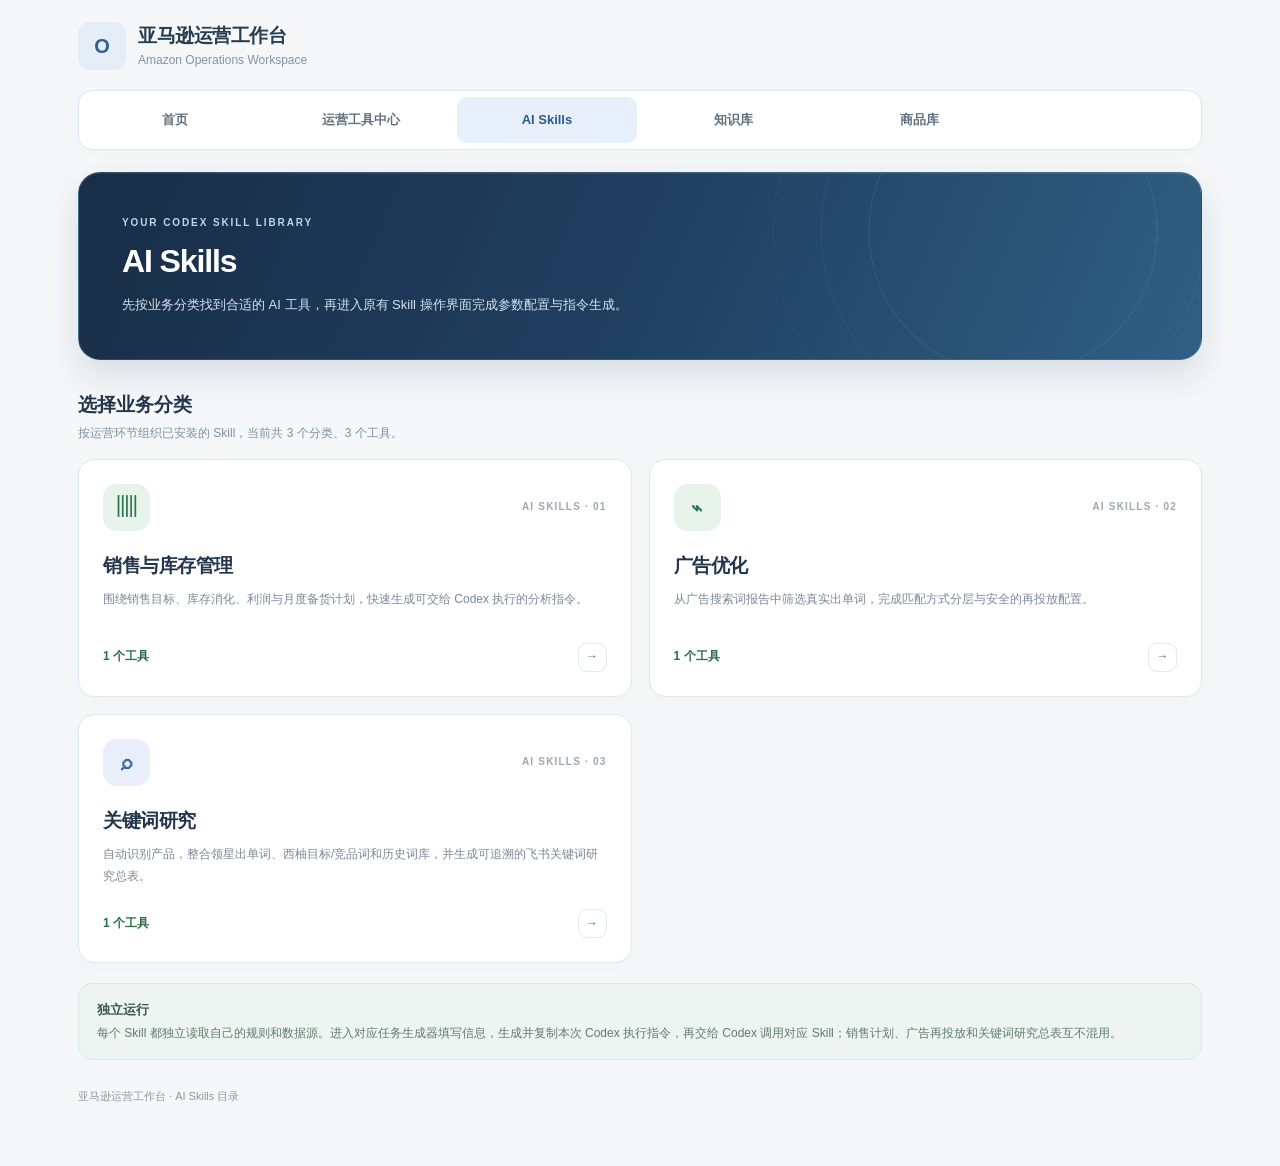
<file: skills.html>
<!doctype html>
<html lang="zh-CN">
<head>
<meta charset="utf-8"/><meta name="viewport" content="width=device-width,initial-scale=1"/>
<title>AI Skills｜亚马逊运营工作台</title>
<style>
:root{font-family:Inter,-apple-system,BlinkMacSystemFont,"Segoe UI","Microsoft YaHei",sans-serif;color:#253a4b;background:#f4f7fb;font-size:14px;line-height:1.6}
*{box-sizing:border-box}body{margin:0}a{color:inherit;text-decoration:none}
.shell{max-width:1180px;margin:auto;padding:28px 26px 60px}
.topbar{display:flex;justify-content:space-between;align-items:center;gap:20px;margin-bottom:32px}
.brand{display:flex;align-items:center;gap:12px}.mark{width:44px;height:44px;border-radius:14px;background:#dff1e6;display:grid;place-items:center;color:#23734b;font-size:20px;font-weight:850}
.brand strong{display:block;font-size:14px}.brand small{display:block;color:#8897a5;font-size:11px}
nav{display:flex;flex-wrap:wrap;gap:5px;padding:5px;border:1px solid #e2e8ef;border-radius:12px;background:#fff}
nav a{font-size:12px;font-weight:700;color:#627386;padding:9px 12px;border-radius:8px}
nav a:hover{background:#f3f7f5}nav a.active{background:#e7f3eb;color:#216b44}
.hero{background:linear-gradient(120deg,#203c35,#317154);border-radius:22px;color:#fff;padding:35px 38px}
.eyebrow{color:#c4e5cf;letter-spacing:.15em;font-size:10px;font-weight:800}
h1{font-size:33px;letter-spacing:-.04em;margin:6px 0} .hero p{max-width:720px;font-size:13px;color:#d7e9df;margin:8px 0 0}
.heading{margin:30px 0 15px}.heading h2{font-size:19px;margin:0}.heading p{font-size:12px;color:#7e91a0;margin:4px 0}
.grid{display:grid;grid-template-columns:repeat(2,minmax(0,1fr));gap:17px}.grid .skill{min-width:0}
.category-view[hidden],.tool-view[hidden]{display:none}
.category-grid{display:grid;grid-template-columns:repeat(2,minmax(0,1fr));gap:17px}
.category-card{display:flex;flex-direction:column;min-height:238px;padding:24px;background:#fff;border:1px solid #e1e8ef;border-radius:17px;box-shadow:0 5px 18px #26394c05;transition:transform .16s,border-color .16s,box-shadow .16s}
.category-card:hover,.category-card:focus-visible{transform:translateY(-3px);border-color:#c5d9ce;box-shadow:0 12px 28px #26394c0c;outline:none}
.category-top{display:flex;align-items:center;justify-content:space-between;gap:12px}.category-icon{display:grid;place-items:center;width:47px;height:47px;border-radius:14px;background:#e7f3eb;color:#2b7650;font-size:21px;font-weight:700}.category-card:nth-child(3) .category-icon{background:#e8effb;color:#3867a5}.category-card:nth-child(4) .category-icon{background:#edf0fb;color:#5966a2}
.category-label{font-size:10px;font-weight:850;letter-spacing:.12em;color:#9ba8b4}.category-card h3{font-size:19px;margin:20px 0 7px;letter-spacing:-.025em}.category-card p{font-size:12px;color:#78899a;line-height:1.85;margin:0}.category-foot{display:flex;align-items:center;justify-content:space-between;gap:12px;margin-top:auto;padding-top:22px;color:#334d60;font-size:12px;font-weight:800}.category-count{color:#2d6d4d;font-weight:750}.category-arrow{display:grid;place-items:center;width:29px;height:29px;border:1px solid #e3e9ee;border-radius:9px;color:#5f7485}
.tool-view-head{display:flex;align-items:flex-end;justify-content:space-between;gap:16px;margin:30px 0 15px}.tool-view-title h2{font-size:19px;margin:0}.tool-view-title p{font-size:12px;color:#7e91a0;margin:4px 0 0}.back-to-categories{display:inline-flex;align-items:center;gap:7px;border:1px solid #d4e0d9;border-radius:9px;padding:9px 12px;background:#fff;color:#28543d;font:inherit;font-size:12px;font-weight:750;cursor:pointer;white-space:nowrap}.back-to-categories:hover{background:#f0f6f3;color:#28734d}
.skill{background:white;border:1px solid #e0e8ed;border-radius:18px;padding:30px 32px;box-shadow:0 5px 18px #26394c05}
.icon{width:48px;height:48px;border-radius:14px;background:#e5f2eb;color:#2b7750;display:grid;place-items:center;font-size:22px}
.top{display:flex;justify-content:space-between;align-items:center}.type{font-size:11px;color:#899aab;font-weight:750;letter-spacing:.05em}
.skill h3{font-size:20px;margin:18px 0 7px}.skill p{color:#718595;font-size:12px;margin:0;line-height:1.85}
.tags{display:flex;gap:7px;flex-wrap:wrap;margin:16px 0 20px}.tag{font-size:11px;color:#577260;background:#eef6f1;padding:5px 9px;border-radius:7px}
.actions{display:flex;gap:9px;flex-wrap:wrap}.button{display:inline-flex;align-items:center;justify-content:center;border:1px solid #d4e0d9;border-radius:9px;padding:10px 14px;background:#fff;color:#28543d;font-weight:750;font-size:12px;cursor:pointer}
.button.primary{background:#28724f;color:#fff;border-color:#28724f}.button:hover{filter:brightness(.97)}
.planner{margin-top:18px;padding-top:20px;border-top:1px solid #edf1f4}.planner h4{font-size:14px;margin:0 0 5px}.planner>.sub{font-size:12px;color:#7b90a0;margin:0 0 14px}.fields{display:grid;grid-template-columns:repeat(2,minmax(0,1fr));gap:13px}.field{display:flex;flex-direction:column;gap:5px}.field.full{grid-column:1/-1}.field label{font-size:12px;font-weight:750;color:#445d6b}.field input,.field select,.field textarea{font:inherit;font-size:13px;width:100%;padding:10px 11px;border:1px solid #d4e0e7;border-radius:9px;background:#fff;color:#273c4e}.field textarea{resize:vertical;min-height:68px}.help{font-size:11px;color:#8b99a6}.preview{white-space:pre-wrap;overflow-wrap:anywhere;padding:14px;border:1px solid #dee8e3;background:#f7faf8;border-radius:11px;color:#354e42;font-size:12px;max-height:290px;overflow:auto;margin-top:12px}.note{background:#edf4f1;border:1px solid #dceae2;border-radius:14px;margin-top:20px;padding:16px 18px;color:#607d6b;font-size:12px}
.note strong{display:block;color:#365a47;font-size:13px;margin-bottom:3px}
.footer{font-size:11px;color:#8b99a6;margin-top:28px}
@media(max-width:850px){.topbar{align-items:flex-start;flex-direction:column}.grid,.category-grid{grid-template-columns:1fr}.tool-view-head{align-items:flex-start;flex-direction:column}}
.input-section{border:1px solid #e0e8ed;border-radius:14px;padding:17px;margin-top:15px;background:#fff}.input-section.required-section{border-color:#d1e5d9;background:#fbfdfb}.input-section.optional-section{background:#fafbfd}.section-top{display:flex;align-items:baseline;gap:10px;flex-wrap:wrap;margin-bottom:14px}.planner .section-top h5{font-size:14px;margin:0;color:#2a4556}.section-top small{font-size:11px;color:#8496a5}.required-section .section-top h5{color:#25724b}.field label{font-size:12px}.field label .req{color:#24845c;font-weight:800}.input-section .fields{gap:13px}.planner .actions{margin-top:16px}@media(max-width:600px){.fields{grid-template-columns:1fr}.field.full{grid-column:auto}.shell{padding:18px 13px 40px}nav{width:100%}nav a{flex:1;text-align:center;padding:9px 5px;font-size:11px}.hero{padding:26px 22px}h1{font-size:29px}}

/* 统一主导航：独立横排，优先展示常用工具与 Skills */
.topbar,.site-header,header:has(> nav){flex-direction:column!important;align-items:stretch!important;justify-content:flex-start!important;gap:17px!important;margin-bottom:26px!important}
.topbar .brand,.site-header .brand,header:has(> nav) .brand{align-self:flex-start}
nav[aria-label="工具模块"],nav[aria-label="工具导航"]{display:grid!important;grid-template-columns:repeat(5,minmax(0,1fr))!important;gap:8px!important;width:100%!important;padding:7px!important;margin:0!important;background:#fff!important;border:1px solid #e0e8ed!important;border-radius:16px!important;box-shadow:0 5px 20px rgba(35,53,72,.045)!important}
nav[aria-label="工具模块"] a,nav[aria-label="工具导航"] a{display:flex!important;align-items:center!important;justify-content:center!important;text-align:center!important;padding:13px 8px!important;min-height:47px!important;border:0!important;border-radius:11px!important;font-size:13px!important;font-weight:750!important;white-space:nowrap!important;text-decoration:none!important;color:#526677!important}
nav[aria-label="工具模块"] a:hover,nav[aria-label="工具导航"] a:hover{background:#f0f6f3!important;color:#28734d!important}
nav[aria-label="工具模块"] a.active,nav[aria-label="工具导航"] a.active{background:#e2f1e8!important;color:#216a46!important}
nav[aria-label="工具模块"] a:focus-visible,nav[aria-label="工具导航"] a:focus-visible{outline:2px solid #398e63!important;outline-offset:2px!important}
@media(max-width:650px){nav[aria-label="工具模块"],nav[aria-label="工具导航"]{display:flex!important;overflow-x:auto!important;gap:5px!important;scrollbar-width:thin}nav[aria-label="工具模块"] a,nav[aria-label="工具导航"] a{flex:0 0 auto!important;padding:11px 13px!important;min-height:43px!important}}

</style>
<link rel="stylesheet" href="./workspace-shell.css?v=workspace-brand-20261105-3"/>
</head>
<body><main class="shell">
<header class="workspace-header"><a class="workspace-brand" href="./index.html" aria-label="亚马逊运营工作台首页"><span class="workspace-logo" aria-hidden="true">O</span><span><span class="workspace-name">亚马逊运营工作台</span><span class="workspace-sub">Amazon Operations Workspace</span></span></a><nav class="workspace-nav" aria-label="工具模块">
<a href="./index.html">首页</a>
<a href="./tools.html" id="navTools">运营工具中心</a>
<a href="./skills.html" class="active" aria-current="page">AI Skills</a>
<a href="./variation-guide.html">知识库</a>
<a href="./listing.html?view=library" id="navLibrary">商品库</a>
</nav></header>
<section class="hero workspace-intro"><div class="eyebrow">YOUR CODEX SKILL LIBRARY</div><h1>AI Skills</h1><p>先按业务分类找到合适的 AI 工具，再进入原有 Skill 操作界面完成参数配置与指令生成。</p></section>
<section id="categoryView" class="category-view" aria-labelledby="categoryHeading">
<div class="heading"><h2 id="categoryHeading">选择业务分类</h2><p>按运营环节组织已安装的 Skill，当前共 3 个分类、3 个工具。</p></div>
<div class="category-grid" aria-label="AI Skills 业务分类">
<a class="category-card" href="#category-sales" data-category="sales">
<div class="category-top"><span class="category-icon" aria-hidden="true">▥</span><span class="category-label">AI SKILLS · 01</span></div>
<h3>销售与库存管理</h3><p>围绕销售目标、库存消化、利润与月度备货计划，快速生成可交给 Codex 执行的分析指令。</p>
<div class="category-foot"><span class="category-count">1 个工具</span><span class="category-arrow" aria-hidden="true">→</span></div>
</a>
<a class="category-card" href="#category-ads" data-category="ads">
<div class="category-top"><span class="category-icon" aria-hidden="true">⌁</span><span class="category-label">AI SKILLS · 02</span></div>
<h3>广告优化</h3><p>从广告搜索词报告中筛选真实出单词，完成匹配方式分层与安全的再投放配置。</p>
<div class="category-foot"><span class="category-count">1 个工具</span><span class="category-arrow" aria-hidden="true">→</span></div>
</a>
<a class="category-card" href="#category-keywords" data-category="keywords">
<div class="category-top"><span class="category-icon" aria-hidden="true">⌕</span><span class="category-label">AI SKILLS · 03</span></div>
<h3>关键词研究</h3><p>自动识别产品，整合领星出单词、西柚目标/竞品词和历史词库，并生成可追溯的飞书关键词研究总表。</p>
<div class="category-foot"><span class="category-count">1 个工具</span><span class="category-arrow" aria-hidden="true">→</span></div>
</a>
</div>
</section>
<section id="toolView" class="tool-view" aria-labelledby="toolHeading" hidden>
<div class="tool-view-head"><div class="tool-view-title"><h2 id="toolHeading">分类工具</h2><p id="toolDescription">选择具体 Skill，进入原有操作界面。</p></div><button type="button" class="back-to-categories" id="backToCategories">← 返回 AI Skills 分类</button></div>
<div class="grid" id="skillGrid" aria-label="分类下的 Skill 工具">
<article class="skill" data-category="sales">
<div class="top"><span class="icon" aria-hidden="true">▥</span><span class="type">CODEX SKILL · 已收录</span></div>
<h3>销售计划与备货分析</h3>
<p>每次直接从 GitHub main 读取最新 feishu-amazon-sales-plan Skill 与固定母版，无需本机预装 Skill 或重复上传 Excel。自动获取销售、库存、利润和竞品数据，按母版结构动态生成月份；禁止擅自增删工作表、字段、表头、公式或格式。</p>
<div class="tags"><span class="tag">销售计划</span><span class="tag">库存分析</span><span class="tag">月度目标</span><span class="tag">飞书</span></div>
<form id="salesForm" class="planner">
<h4>填写销售计划</h4>
<p class="sub">先完成必填信息；有特殊需求时再补充选填信息。最后生成指令交给 Codex。</p>
<div class="input-section required-section">
<div class="section-top"><h5>01 · 必填信息</h5><small>生成销售计划需要的基本条件</small></div>
<div class="fields">
<div class="field full"><label for="asin">目标 ASIN <span class="req">必填</span></label><input id="asin" required maxlength="1000" placeholder="父 ASIN 或子 ASIN；多个用逗号隔开"/><span class="help">至少填写一个真实的 10 位 ASIN</span></div>
<div class="field"><label for="startMonth">规划开始月份 <span class="req">必填</span></label><input id="startMonth" type="month" required/></div>
<div class="field"><label for="endMonth">规划结束月份 <span class="req">必填</span></label><input id="endMonth" type="month" required/></div>
<div class="field"><label for="site">站点</label><select id="site"><option value="US">美国站 US</option><option value="CA">加拿大站 CA</option><option value="UK">英国站 UK</option><option value="DE">德国站 DE</option><option value="FR">法国站 FR</option><option value="JP">日本站 JP</option><option value="other">其他（在补充要求注明）</option></select></div>
<div class="field"><label for="goal">库存消化目标（%）</label><input id="goal" type="number" min="1" max="100" step="1" value="95" required/><span class="help">默认 95%，可调整</span></div>
<div class="field full"><label for="mode">本次操作</label><select id="mode"><option value="preview">仅分析与预览，不修改飞书</option><option value="update">更新飞书已有销售计划表</option><option value="create">新建飞书销售计划表</option></select></div>
</div>
</div>
<div class="input-section optional-section">
<div class="section-top"><h5>02 · 选填信息</h5><small>没有额外要求可直接跳过</small></div>
<div class="fields">
<div class="field"><label for="product">产品名称</label><input id="product" maxlength="100" placeholder="例如：六角围栏"/></div>
<div class="field"><label for="comparison">竞品季节性</label><select id="comparison"><option value="auto">按 Skill 规则判断是否需要</option><option value="yes">需要分析竞品</option><option value="no">不需要竞品分析</option></select></div>
<div class="field"><label for="knowledge">飞书知识库</label><input id="knowledge" maxlength="100" value="至拓-运营"/></div>
<div class="field"><label for="sheet">目标表格名称</label><input id="sheet" maxlength="100" placeholder="留空按 Skill 默认规则查找"/></div>
<div class="field full"><label for="profit">利润成本表位置</label><input id="profit" maxlength="300" placeholder="例如：至拓-运营 / 利润测算，或在 Codex 中提供截图"/></div>
<div class="field full"><label for="preferences">计划偏好与补充要求</label><textarea id="preferences" maxlength="1500" placeholder="例如：11 月多卖一些；不补货；未完成销量按原月比例分摊；指定 SKU 的库存例外"></textarea></div>
</div>
</div>
<div class="actions"><button id="generateSales" type="submit" class="button primary">生成并复制 Codex 指令</button><button id="showSales" type="button" class="button">仅预览指令</button><a class="button" href="https://github.com/Dora-lou/amazon-variation-merge-tool/blob/main/agent/skills/feishu-amazon-sales-plan/SKILL.md" target="_blank" rel="noopener noreferrer">查看 Skill 文件 ↗</a></div>
<p id="copyStatus" role="status" aria-live="polite" style="margin-top:10px;min-height:18px"></p>
<pre id="salesPreview" class="preview" hidden></pre>
</form>
</article>
<article class="skill" data-category="ads">
<div class="top"><span class="icon" aria-hidden="true">⌁</span><span class="type">独立任务生成器 · CODEX SKILL</span></div>
<h3>广告出单词二次投放</h3>
<p>这是独立于销售计划的广告投放 Skill。进入专属页面填写 ASIN、店铺、统计周期、订单区间、匹配方式、Campaign 预算、Bid 和排除规则，生成完整执行指令并复制给 Codex。</p>
<div class="tags"><span class="tag">独立任务配置</span><span class="tag">搜索词挖掘</span><span class="tag">关键词分层</span><span class="tag">SP 广告创建</span><span class="tag">Campaign 复用</span></div>
<div class="actions">
<a class="button primary" href="./ads-relaunch.html">进入广告任务生成器</a>
<a class="button" href="https://github.com/Dora-lou/amazon-variation-merge-tool/tree/main/agent/skills/amazon-ads-search-term-relaunch" target="_blank" rel="noopener noreferrer">查看 Skill 文件 ↗</a>
</div>
</article>
<article class="skill" data-category="keywords">
<div class="top"><span class="icon" aria-hidden="true">⌕</span><span class="type">CODEX SKILL · 已收录</span></div>
<h3>关键词研究总表</h3>
<p>调用已安装的 amazon-keyword-master-table Skill，自动匹配产品与 ASIN，读取领星 SP 搜索词/出单词，结合西柚目标 ASIN 与竞品关键词数据，整理后写入飞书。</p>
<div class="tags"><span class="tag">产品自动匹配</span><span class="tag">领星出单词</span><span class="tag">西柚关键词</span><span class="tag">相关性筛选</span><span class="tag">飞书总表</span></div>
<form id="keywordForm" class="planner">
<h4>填写关键词研究</h4>
<p class="sub">只知道产品名称也可以，Skill 会先从领星和飞书资料中匹配产品；有 ASIN 或 SKU 时会优先使用。</p>
<div class="input-section required-section">
<div class="section-top"><h5>01 · 必填信息</h5><small>用于识别研究主体</small></div>
<div class="fields">
<div class="field full"><label for="keywordProduct">产品名称 <span class="req">必填</span></label><input id="keywordProduct" required maxlength="160" placeholder="例如：猫帐篷、宠物帐篷、便携猫围栏"/><span class="help">可以填写中文名称、英文名称或内部产品名称</span></div>
<div class="field"><label for="keywordSite">站点</label><select id="keywordSite"><option value="US">美国站 US</option><option value="CA">加拿大站 CA</option><option value="UK">英国站 UK</option><option value="DE">德国站 DE</option><option value="FR">法国站 FR</option><option value="JP">日本站 JP</option><option value="other">其他（在补充要求注明）</option></select></div>
<div class="field"><label for="keywordPeriod">研究周期</label><select id="keywordPeriod"><option value="12m">最近 12 个完整自然月（默认）</option><option value="30d">最近 30 天</option><option value="7d">最近 7 天</option><option value="custom">自定义周期（在补充要求注明）</option></select></div>
<div class="field full"><label for="keywordMode">本次操作</label><select id="keywordMode"><option value="create">新建一份飞书关键词研究总表</option><option value="update">更新/追加已有关键词研究表</option><option value="preview">仅分析与预览，不写入飞书</option></select></div>
</div>
</div>
<div class="input-section optional-section">
<div class="section-top"><h5>02 · 选填信息</h5><small>有就填写，没有也可由 Skill 自动查找</small></div>
<div class="fields">
<div class="field"><label for="keywordAsin">父/子 ASIN</label><input id="keywordAsin" maxlength="400" placeholder="可填一个或多个 ASIN，用逗号隔开"/></div>
<div class="field"><label for="keywordSku">SKU / MSKU</label><input id="keywordSku" maxlength="400" placeholder="可填 SKU 或 MSKU，用逗号隔开"/></div>
<div class="field"><label for="keywordKnowledge">飞书知识库</label><input id="keywordKnowledge" maxlength="120" value="至拓-运营"/></div>
<div class="field"><label for="keywordSheet">目标表格名称</label><input id="keywordSheet" maxlength="160" placeholder="留空按 Skill 默认规则查找或新建"/></div>
<div class="field full"><label for="keywordPreferences">补充要求</label><textarea id="keywordPreferences" maxlength="1800" placeholder="例如：只研究猫帐篷，不要混入猫床/加热垫；沿用上次宠物帐篷总表结构；使用全年数据；重点看已出单词"></textarea></div>
</div>
</div>
<div class="actions"><button id="generateKeyword" type="submit" class="button primary">生成并复制 Codex 指令</button><button id="showKeyword" type="button" class="button">仅预览指令</button></div>
<p id="keywordStatus" role="status" aria-live="polite" style="margin-top:10px;min-height:18px"></p>
<pre id="keywordPreview" class="preview" hidden></pre>
</form>
</article>
</section>
<div class="note"><strong>独立运行</strong>每个 Skill 都独立读取自己的规则和数据源。进入对应任务生成器填写信息，生成并复制本次 Codex 执行指令，再交给 Codex 调用对应 Skill；销售计划、广告再投放和关键词研究总表互不混用。</div>
<footer class="footer">亚马逊运营工作台 · AI Skills 目录</footer>
</main>
<script>
'use strict';
const $ = id => document.getElementById(id);
const val = id => $(id).value.trim();
const monthPattern = /^\d{4}-(0[1-9]|1[0-2])$/;
const asinsPattern = /^[A-Z0-9]{10}$/;
function makeInstruction(){
 const asins=val('asin').toUpperCase().split(/[,，;；\s]+/).filter(Boolean);
 if(!asins.length || asins.some(v=>!asinsPattern.test(v)))throw new Error('请填写有效的 10 位 ASIN，多个 ASIN 用逗号隔开');
 if(!monthPattern.test(val('startMonth'))||!monthPattern.test(val('endMonth'))||val('startMonth')>val('endMonth'))throw new Error('请填写有效的规划月份，结束月份不能早于开始月份');
 const goal=Number(val('goal'));
 if(!Number.isInteger(goal)||goal<1||goal>100)throw new Error('库存消化目标应在 1%–100% 之间');
 const modes={preview:'仅分析并生成预览，不创建或修改任何飞书表格',update:'查找并维护已有飞书销售计划表，不得新建同名替代表；执行写入前先向我确认具体变更',create:'明确要求新建一份飞书销售计划表；执行写入前先向我确认目标和具体变更'};
 const comparisons={auto:'按 Skill 规则判断是否需要竞品分析',yes:'需要竞品季节性分析，按照 Skill 的合格样本与稳健比例规则执行',no:'本次不要求竞品分析；如因数据缺失影响目标可信度，请明确说明'};
 const site=val('site')==='other'?'其他站点（见补充要求）':val('site');
 const parts=[
 (val('mode')==='preview' ? '本次为预览模式：请从 GitHub 仓库 main 分支读取最新 Skill 和母版，只做数据采集、计算、分析与预览，绝不创建或修改任何飞书表格，也不得声称已生成飞书原生表格。' : '本次为正式执行模式：请从 GitHub 仓库 main 分支读取最新 Skill 和母版，按用户确认的范围生成/更新飞书原生电子表格。') ,
 '',
 '【我已提供的任务信息】',
 '- 目标 ASIN：'+asins.join('、'),
 '- 产品名称：'+(val('product')||'未指定，请从可信数据识别'),
 '- 站点：'+site,
 '- 规划月份：'+val('startMonth')+' 至 '+val('endMonth'),
 '- 计划库存消化目标：'+goal+'%',
 '- 执行方式：'+modes[val('mode')],
 '- 竞品分析：'+comparisons[val('comparison')],
 '- 目标飞书知识库：'+(val('knowledge')||'至拓-运营'),
 '- 目标表格：'+(val('sheet')||'按 Skill 默认名称与原表匹配规则'),
 '- 利润成本表位置：'+(val('profit')||'未提供；先在已授权位置查找，找不到再向我索取'),
 '- 其他计划偏好：'+(val('preferences')||'无额外要求'),
 '- 预览模式特别说明：'+(val('mode')==='preview'?'任何新建/更新表格的描述均仅作未来正式执行时的意向记录，本次禁止飞书写入。':'按上方执行方式并在写入前取得用户明确确认。'),
 '',
 '【执行要求】',
 '1. 不要假设本机已安装 Skill。必须直接从 GitHub main 读取以下 Raw URL 并记录 main commit SHA：SKILL.md=https://raw.githubusercontent.com/Dora-lou/amazon-variation-merge-tool/main/agent/skills/feishu-amazon-sales-plan/SKILL.md；母版=https://raw.githubusercontent.com/Dora-lou/amazon-variation-merge-tool/main/agent/skills/feishu-amazon-sales-plan/template/sales-plan-master.xlsx；JSON合同=https://raw.githubusercontent.com/Dora-lou/amazon-variation-merge-tool/main/agent/skills/feishu-amazon-sales-plan/schema/template-contract.json；模板合同=https://raw.githubusercontent.com/Dora-lou/amazon-variation-merge-tool/main/agent/skills/feishu-amazon-sales-plan/references/template-contract.md；计算规则=https://raw.githubusercontent.com/Dora-lou/amazon-variation-merge-tool/main/agent/skills/feishu-amazon-sales-plan/references/calculation-rules.md；校验脚本=https://raw.githubusercontent.com/Dora-lou/amazon-variation-merge-tool/main/agent/skills/feishu-amazon-sales-plan/scripts/validate_output.py。任一文件读取失败即停止并报告，不得使用旧本地副本代替。',
 '2. 在已授权范围内查询目标父子体/SKU、真实销量、FBA/AWD及在途库存，核对日期、批次和去重；不得把缺失/查询失败当作0。',
 '3. 按 Skill 规定使用历史销量、月度比例、已有实际与剩余库存；不编造数据，不跨 SKU 借库存。',
 '4. 利润缺少必要成本时标记待核算；如找不到成本表或需要截图，明确指出缺口，不妨碍先完成可靠部分。',
 '5. 遵守上述执行方式：预览模式绝不写入；需要写入时先确认目标表格、计划修改范围，并得到我的明确同意。',
 '6. 输出数据来源、统计时间、库存去重说明、SKU/月度目标和需要人工确认的缺口。',
  '7. 工作簿必须且只能包含五张表，名称和顺序固定为：销售计划、库存统计、利润测算、竞对分析、月度复盘与补量折扣；竞对无数据、实际销量为空时也不得删除对应工作表。',
  '8. 月份按本次规划起止月份动态生成；严格使用模板定义的月度模块，不得固定四个月。',
  '9. 不得新增、删除、重命名或重排工作表；不得擅自新增/删除/移动列、修改表头、公式、颜色、字体、合并区域、冻结窗格或布局。',
  '10. 母版中的产品示例数据全部作废，必须重新读取本次 ASIN 对应的真实 SKU、销量、库存、价格、成本和竞品数据；缺失值留空或标待核实，不得沿用示例值。',
  '11. 母版固定存放在 GitHub Skill 目录 template/sales-plan-master.xlsx；每次从 GitHub main 下载到临时目录使用，不需要用户上传，也不得要求用户重复上传。读取母版后先核对五张 Sheet、结构、公式和样式基准。',
  '12. 完成后读取 references/template-contract.md、schema/template-contract.json、references/calculation-rules.md 和 scripts/validate_output.py；按固定合同逐项校验，不得用相似格式代替。',
  '13. 严禁任何自由发挥：不得更改五张表名称/顺序/数量、表头、字段顺序、说明文字、公式逻辑、格式、合并、冻结窗格、验证规则；仅允许动态月份、SKU行和合格竞品行按合同扩展。',
  '14. 如飞书接口无法实现合同要求的某项格式或公式，停止结构写入并报告具体限制；不得擅自简化、替换或声称完成。',
  '15. 如果本次模式为预览，即使补充要求提到新建表名，也只将该名称作为未来正式建表的目标名称记录，不得创建或修改飞书表格。'
 ];
 return parts.join('\n');
}
async function copyText(text){
 if(navigator.clipboard&&window.isSecureContext){await navigator.clipboard.writeText(text);return;}
 const area=document.createElement('textarea');area.value=text;area.style.position='fixed';area.style.opacity='0';document.body.appendChild(area);area.select();const ok=document.execCommand('copy');area.remove();if(!ok)throw new Error('copy failed');
}
function renderInstruction(copy){
 const status=$('copyStatus');
 if(!$('salesForm').reportValidity())return;
 try{
  const instruction=makeInstruction();$('salesPreview').textContent=instruction;$('salesPreview').hidden=false;
  if(copy){copyText(instruction).then(()=>{status.textContent='已复制完整指令，打开 Codex 粘贴即可。';}).catch(()=>{status.textContent='复制失败，请从下方预览手动复制。';});}
  else status.textContent='已生成预览，可核对后点击「生成并复制 Codex 指令」。';
 }catch(e){status.textContent=e.message;}
}
$('salesForm').addEventListener('submit',e=>{e.preventDefault();renderInstruction(true);});
$('showSales').addEventListener('click',()=>renderInstruction(false));

function makeKeywordInstruction(){
 const product=val('keywordProduct');
 if(!product)throw new Error('请填写产品名称');
 const modes={create:'新建一份飞书关键词研究总表；保留已有旧表，不覆盖历史版本',update:'查找并更新/追加已有关键词研究表；保留原始来源页和原表结构，先核对目标表再写入',preview:'仅读取与分析并生成预览，绝不写入或修改飞书'};
 const periods={'12m':'最近 12 个完整自然月（默认长期研究口径）','30d':'最近 30 天','7d':'最近 7 天',custom:'自定义周期，具体范围见补充要求'};
 const site=val('keywordSite')==='other'?'其他站点（见补充要求）':val('keywordSite');
 const parts=[
  '请调用我本机已安装的 amazon-keyword-master-table Skill，按其最新规则执行本次 Amazon 产品关键词研究总表任务。',
  '',
  '【我已提供的任务信息】',
  '- 产品名称：'+product,
  '- 站点：'+site,
  '- 父/子 ASIN：'+(val('keywordAsin')||'未提供；请先从领星、飞书和西柚可信数据匹配'),
  '- SKU / MSKU：'+(val('keywordSku')||'未提供；请在产品匹配时补齐'),
  '- 研究周期：'+periods[val('keywordPeriod')],
  '- 执行方式：'+modes[val('keywordMode')],
  '- 目标飞书知识库：'+(val('keywordKnowledge')||'至拓-运营'),
  '- 目标表格：'+(val('keywordSheet')||'按 Skill 默认规则查找或新建'),
  '- 补充要求：'+(val('keywordPreferences')||'无额外要求'),
  '',
  '【执行要求】',
  '1. 先读取已安装 Skill 的完整说明和总表字段规则；以上输入已提供，不要重复询问。只有产品匹配出现多个无法区分的候选时再提问。',
  '2. 先确认站点、父 ASIN、子 ASIN、SKU/MSKU 和研究主体，再读取领星 SP 原始搜索词与真实出单词；查询失败或空结果不能当作0。',
  '3. 结合西柚目标 ASIN 词流量、竞品关键词和已有飞书词库；严格区分目标产品证据、竞品参考、相邻产品词和待验证词。',
  '4. 按 Skill 要求保留原始来源、数据周期、指标口径、缺失字段和排除理由，不编造搜索量、订单、排名、CPC 或转化率。',
  '5. 按执行方式处理飞书：预览模式绝不写入；新建模式创建新的版本表；更新模式先确认目标表和范围，不覆盖原始来源页。',
  '6. 写入后回读飞书表格，校验关键词去重、来源周期、ABA门槛、总览统计和关键 Sheet，最后报告表格链接/Token和数据缺口。'
 ];
 return parts.join('\n');
}
function renderKeywordInstruction(copy){
 const status=$('keywordStatus');
 if(!$('keywordForm').reportValidity())return;
 try{
  const instruction=makeKeywordInstruction();$('keywordPreview').textContent=instruction;$('keywordPreview').hidden=false;
  if(copy){copyText(instruction).then(()=>{status.textContent='已复制完整指令，打开 Codex 粘贴即可。';}).catch(()=>{status.textContent='复制失败，请从下方预览手动复制。';});}
  else status.textContent='已生成预览，可核对后点击「生成并复制 Codex 指令」。';
 }catch(e){status.textContent=e.message;}
}
$('keywordForm').addEventListener('submit',e=>{e.preventDefault();renderKeywordInstruction(true);});
$('showKeyword').addEventListener('click',()=>renderKeywordInstruction(false));

const categoryView=$('categoryView');
const toolView=$('toolView');
const toolHeading=$('toolHeading');
const toolDescription=$('toolDescription');
const skillCards=[...document.querySelectorAll('#skillGrid .skill[data-category]')];
const categoryMeta={
 sales:{title:'销售与库存管理',description:'销售计划与备货分析：结合销售、库存、利润和月度目标生成 Codex 指令。'},
 ads:{title:'广告优化',description:'广告出单词二次投放：进入独立任务生成器，按原有参数流程配置再投放。'},
 keywords:{title:'关键词研究',description:'关键词研究总表：自动匹配产品，整合领星出单词、西柚关键词和历史词库，写入飞书。'}
};
function showCategoryHome(){
 categoryView.hidden=false;toolView.hidden=true;skillCards.forEach(card=>{card.hidden=false;});
 document.title='AI Skills｜亚马逊运营工作台';
}
function showCategoryTools(category){
 const meta=categoryMeta[category];
 if(!meta){showCategoryHome();return;}
 categoryView.hidden=true;toolView.hidden=false;
 toolHeading.textContent=meta.title;toolDescription.textContent=meta.description;
 skillCards.forEach(card=>{card.hidden=card.dataset.category!==category;});
 document.title=meta.title+'｜AI Skills｜亚马逊运营工作台';
 toolView.scrollIntoView({block:'start'});
}
function renderSkillRoute(){
 const category=location.hash.match(/^#category-(sales|ads|keywords)$/)?.[1];
 if(category)showCategoryTools(category);else showCategoryHome();
}
document.querySelectorAll('.category-card').forEach(card=>card.addEventListener('click',()=>{
 const category=card.dataset.category;
 if(category)showCategoryTools(category);
}));
$('backToCategories').addEventListener('click',()=>{
 history.pushState(null,'',location.pathname+location.search);
 showCategoryHome();
 window.scrollTo({top:0,behavior:'smooth'});
});
window.addEventListener('hashchange',renderSkillRoute);
renderSkillRoute();
</script>
</body></html>
</file>
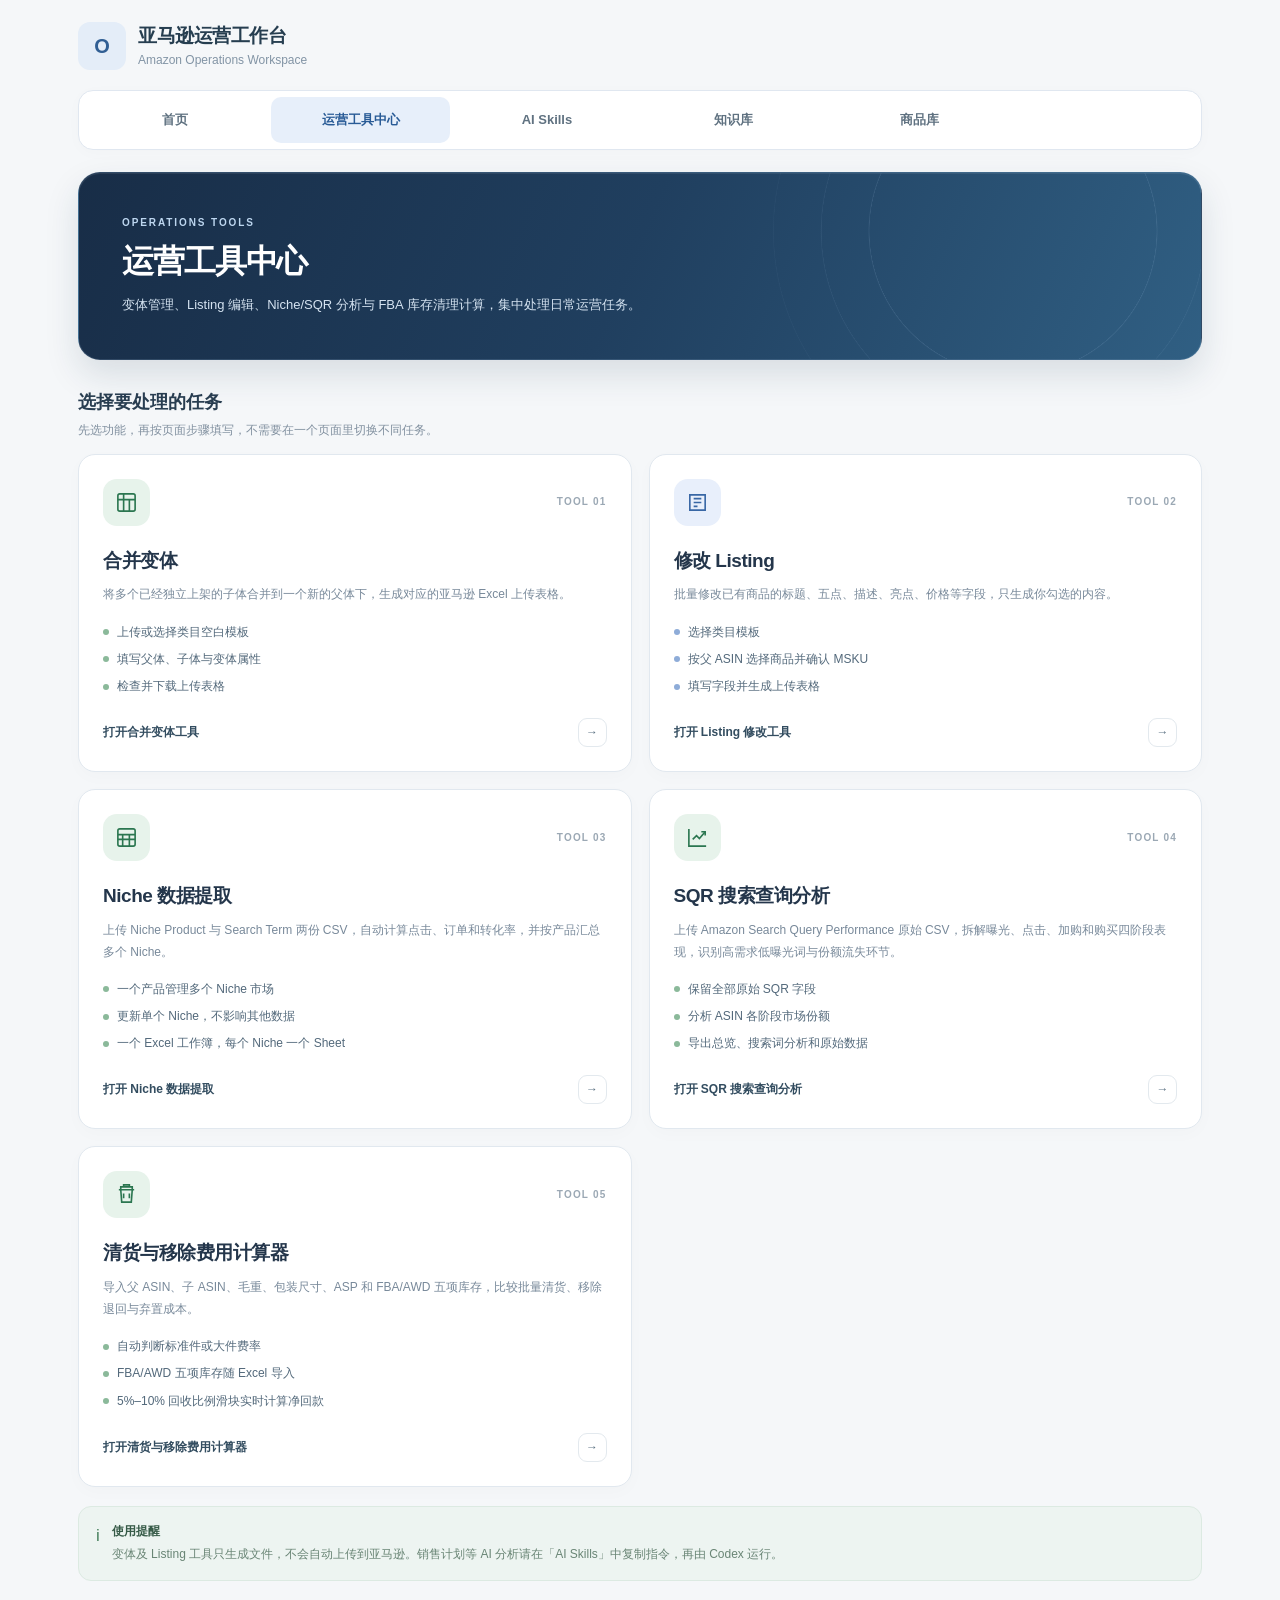
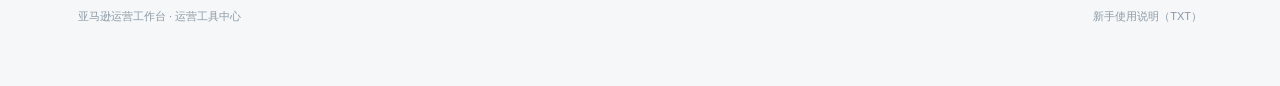
<file: tools.html>
<!doctype html>
<html lang="zh-CN">
<head>
<meta charset="utf-8"/><meta name="viewport" content="width=device-width, initial-scale=1"/>
<title>运营工具中心｜亚马逊运营工作台</title>
<style>
:root{font-family:Inter,-apple-system,BlinkMacSystemFont,"Segoe UI","Microsoft YaHei",sans-serif;color:#243447;background:#f4f7fb;font-size:14px;line-height:1.6}
*{box-sizing:border-box}body{margin:0}a{color:inherit;text-decoration:none}
.shell{max-width:1180px;margin:0 auto;padding:28px 26px 55px}.topbar{display:flex;align-items:center;justify-content:space-between;gap:22px;margin-bottom:38px}
.brand{display:flex;align-items:center;gap:12px}.brand-mark{display:grid;place-items:center;width:44px;height:44px;border-radius:14px;background:#dff1e6;color:#23734b;font-size:20px;font-weight:850}.brand-name{font-size:14px;font-weight:800}.brand-caption{font-size:11px;color:#8796a5;margin-top:2px}
.module-nav{display:flex;gap:5px;align-items:center;flex-wrap:wrap;padding:5px;border:1px solid #e2e8ef;background:#fff;border-radius:12px}.module-nav a{padding:9px 13px;border-radius:8px;color:#627386;font-weight:700;font-size:12px;white-space:nowrap}.module-nav a:hover{background:#f3f7f5;color:#2d6d4d}.module-nav a.active{background:#e7f3eb;color:#216b44}
.hero{padding:32px 35px;border-radius:21px;background:linear-gradient(125deg,#203b52,#2e5b78);color:#fff;position:relative;overflow:hidden}.hero:after{content:"";position:absolute;width:260px;height:260px;right:-80px;top:-110px;border:1px solid #ffffff20;border-radius:50%;box-shadow:0 0 0 35px #ffffff08,0 0 0 70px #ffffff05}
.eyebrow{font-size:10px;letter-spacing:.16em;font-weight:850;color:#c9e0f4;margin-bottom:11px}h1{font-size:32px;line-height:1.25;letter-spacing:-.04em;margin:0;position:relative;z-index:1}.hero p{max-width:720px;color:#d7e4ed;font-size:13px;line-height:1.9;margin:12px 0 0;position:relative;z-index:1}
.section-heading{margin:28px 0 14px}.section-heading h2{font-size:18px;margin:0;color:#293e51}.section-heading p{font-size:12px;color:#8291a0;margin:4px 0 0}
.tool-grid{display:grid;grid-template-columns:repeat(2,minmax(0,1fr));gap:17px}
.tool-card{background:#fff;border:1px solid #e1e8ef;border-radius:17px;padding:24px;min-height:270px;display:flex;flex-direction:column;box-shadow:0 5px 18px #26394c05;transition:transform .16s,border-color .16s,box-shadow .16s}
.tool-card:hover{transform:translateY(-3px);border-color:#c5d9ce;box-shadow:0 12px 28px #26394c0c}
.tool-top{display:flex;align-items:center;justify-content:space-between;gap:12px}.tool-icon{display:grid;place-items:center;width:47px;height:47px;border-radius:14px;background:#e7f3eb;color:#2b7650}.tool-card.listing .tool-icon{background:#e8effb;color:#3867a5}
.tool-label{font-size:10px;font-weight:850;letter-spacing:.12em;color:#9ba8b4}.tool-card h3{font-size:19px;margin:20px 0 7px;letter-spacing:-.025em}.tool-card p{font-size:12px;color:#78899a;line-height:1.85;margin:0}.tool-points{display:grid;gap:8px;margin-top:17px}.tool-point{display:flex;align-items:center;gap:8px;color:#53697b;font-size:12px}.dot{width:6px;height:6px;border-radius:50%;background:#8bb99a}.listing .dot{background:#8eacd8}.tool-card.agent .tool-icon{background:#e4f3e9;color:#227650}.agent .dot{background:#8abf9b}
.tool-foot{display:flex;align-items:center;justify-content:space-between;margin-top:auto;padding-top:22px;font-size:12px;font-weight:800;color:#334d60}.arrow{display:grid;place-items:center;width:29px;height:29px;border:1px solid #e3e9ee;border-radius:9px;color:#5f7485}
.notice{display:flex;gap:12px;padding:15px 17px;margin-top:19px;background:#edf4f1;border:1px solid #dceae2;border-radius:13px}.notice strong{display:block;font-size:12px;color:#365a47}.notice p{font-size:12px;color:#698575;line-height:1.75;margin:3px 0 0}
.footer{display:flex;justify-content:space-between;gap:15px;flex-wrap:wrap;font-size:11px;color:#8b99a6;margin-top:27px}
@media(max-width:850px){.topbar{flex-direction:column;align-items:flex-start}.tool-grid{grid-template-columns:1fr}}
@media(max-width:600px){.shell{padding:18px 13px 35px}.module-nav{width:100%;gap:3px}.module-nav a{flex:1;text-align:center;padding:9px 5px;font-size:11px}.hero{padding:25px 22px;border-radius:17px}h1{font-size:28px}.tool-card{padding:20px;min-height:0}.footer{display:block}.footer span{display:block;margin-top:5px}}

/* 统一主导航：独立横排，优先展示常用工具与 Skills */
.topbar,.site-header,header:has(> nav){flex-direction:column!important;align-items:stretch!important;justify-content:flex-start!important;gap:17px!important;margin-bottom:26px!important}
.topbar .brand,.site-header .brand,header:has(> nav) .brand{align-self:flex-start}
nav[aria-label="工具模块"],nav[aria-label="工具导航"]{display:grid!important;grid-template-columns:repeat(5,minmax(0,1fr))!important;gap:8px!important;width:100%!important;padding:7px!important;margin:0!important;background:#fff!important;border:1px solid #e0e8ed!important;border-radius:16px!important;box-shadow:0 5px 20px rgba(35,53,72,.045)!important}
nav[aria-label="工具模块"] a,nav[aria-label="工具导航"] a{display:flex!important;align-items:center!important;justify-content:center!important;text-align:center!important;padding:13px 8px!important;min-height:47px!important;border:0!important;border-radius:11px!important;font-size:13px!important;font-weight:750!important;white-space:nowrap!important;text-decoration:none!important;color:#526677!important}
nav[aria-label="工具模块"] a:hover,nav[aria-label="工具导航"] a:hover{background:#f0f6f3!important;color:#28734d!important}
nav[aria-label="工具模块"] a.active,nav[aria-label="工具导航"] a.active{background:#e2f1e8!important;color:#216a46!important}
nav[aria-label="工具模块"] a:focus-visible,nav[aria-label="工具导航"] a:focus-visible{outline:2px solid #398e63!important;outline-offset:2px!important}
@media(max-width:650px){nav[aria-label="工具模块"],nav[aria-label="工具导航"]{display:flex!important;overflow-x:auto!important;gap:5px!important;scrollbar-width:thin}nav[aria-label="工具模块"] a,nav[aria-label="工具导航"] a{flex:0 0 auto!important;padding:11px 13px!important;min-height:43px!important}}

</style>
<link rel="stylesheet" href="./workspace-shell.css?v=workspace-brand-20261105-3"/>
</head>
<body><main class="shell">
<header class="workspace-header"><a class="workspace-brand" href="./index.html" aria-label="亚马逊运营工作台首页"><span class="workspace-logo" aria-hidden="true">O</span><span><span class="workspace-name">亚马逊运营工作台</span><span class="workspace-sub">Amazon Operations Workspace</span></span></a><nav class="workspace-nav" aria-label="工具模块">
<a href="./index.html">首页</a>
<a href="./tools.html" class="active" aria-current="page" id="navTools">运营工具中心</a>
<a href="./skills.html">AI Skills</a>
<a href="./variation-guide.html">知识库</a>
<a href="./listing.html?view=library" id="navLibrary">商品库</a>
</nav></header>
<section class="hero workspace-intro"><div class="eyebrow">OPERATIONS TOOLS</div><h1>运营工具中心</h1><p>变体管理、Listing 编辑、Niche/SQR 分析与 FBA 库存清理计算，集中处理日常运营任务。</p></section>
<div class="section-heading"><h2>选择要处理的任务</h2><p>先选功能，再按页面步骤填写，不需要在一个页面里切换不同任务。</p></div>
<section class="tool-grid" aria-label="表格工具列表">
<a class="tool-card" href="./merge.html">
<div class="tool-top"><span class="tool-icon"><svg width="23" height="23" viewBox="0 0 24 24" fill="none" stroke="currentColor" stroke-width="1.7"><rect x="3" y="3" width="18" height="18" rx="2"/><path d="M3 9h18M9 3v18M15 9v12"/></svg></span><span class="tool-label">TOOL 01</span></div>
<h3>合并变体</h3><p>将多个已经独立上架的子体合并到一个新的父体下，生成对应的亚马逊 Excel 上传表格。</p>
<div class="tool-points"><span class="tool-point"><i class="dot"></i>上传或选择类目空白模板</span><span class="tool-point"><i class="dot"></i>填写父体、子体与变体属性</span><span class="tool-point"><i class="dot"></i>检查并下载上传表格</span></div>
<div class="tool-foot"><span>打开合并变体工具</span><span class="arrow">→</span></div>
</a>
<a class="tool-card listing" href="./listing.html">
<div class="tool-top"><span class="tool-icon"><svg width="23" height="23" viewBox="0 0 24 24" fill="none" stroke="currentColor" stroke-width="1.7"><path d="M4 4h16v16H4zM8 8h8M8 12h8M8 16h4"/></svg></span><span class="tool-label">TOOL 02</span></div>
<h3>修改 Listing</h3><p>批量修改已有商品的标题、五点、描述、亮点、价格等字段，只生成你勾选的内容。</p>
<div class="tool-points"><span class="tool-point"><i class="dot"></i>选择类目模板</span><span class="tool-point"><i class="dot"></i>按父 ASIN 选择商品并确认 MSKU</span><span class="tool-point"><i class="dot"></i>填写字段并生成上传表格</span></div>
<div class="tool-foot"><span>打开 Listing 修改工具</span><span class="arrow">→</span></div>
</a>
<a class="tool-card" href="./niche.html">
<div class="tool-top"><span class="tool-icon"><svg width="23" height="23" viewBox="0 0 24 24" fill="none" stroke="currentColor" stroke-width="1.7"><rect x="3" y="3" width="18" height="18" rx="2"/><path d="M3 9h18M8 9v12M15 9v12M3 14h18"/></svg></span><span class="tool-label">TOOL 03</span></div>
<h3>Niche 数据提取</h3><p>上传 Niche Product 与 Search Term 两份 CSV，自动计算点击、订单和转化率，并按产品汇总多个 Niche。</p>
<div class="tool-points"><span class="tool-point"><i class="dot"></i>一个产品管理多个 Niche 市场</span><span class="tool-point"><i class="dot"></i>更新单个 Niche，不影响其他数据</span><span class="tool-point"><i class="dot"></i>一个 Excel 工作簿，每个 Niche 一个 Sheet</span></div>
<div class="tool-foot"><span>打开 Niche 数据提取</span><span class="arrow">→</span></div>
</a>
<a class="tool-card" href="./sqr.html">
<div class="tool-top"><span class="tool-icon"><svg width="23" height="23" viewBox="0 0 24 24" fill="none" stroke="currentColor" stroke-width="1.7"><path d="M3 3v18h18"/><path d="m7 14 4-4 3 3 6-7"/><path d="M16 6h4v4"/></svg></span><span class="tool-label">TOOL 04</span></div>
<h3>SQR 搜索查询分析</h3><p>上传 Amazon Search Query Performance 原始 CSV，拆解曝光、点击、加购和购买四阶段表现，识别高需求低曝光词与份额流失环节。</p>
<div class="tool-points"><span class="tool-point"><i class="dot"></i>保留全部原始 SQR 字段</span><span class="tool-point"><i class="dot"></i>分析 ASIN 各阶段市场份额</span><span class="tool-point"><i class="dot"></i>导出总览、搜索词分析和原始数据</span></div>
<div class="tool-foot"><span>打开 SQR 搜索查询分析</span><span class="arrow">→</span></div>
</a>

<a class="tool-card" href="./clearance.html">
<div class="tool-top"><span class="tool-icon"><svg width="23" height="23" viewBox="0 0 24 24" fill="none" stroke="currentColor" stroke-width="1.7"><path d="M4 7h16M6 7V4h12v3M6 7l1 13h10l1-13M9 11v5M15 11v5"/><path d="M9 4V2h6v2"/></svg></span><span class="tool-label">TOOL 05</span></div>
<h3>清货与移除费用计算器</h3><p>导入父 ASIN、子 ASIN、毛重、包装尺寸、ASP 和 FBA/AWD 五项库存，比较批量清货、移除退回与弃置成本。</p>
<div class="tool-points"><span class="tool-point"><i class="dot"></i>自动判断标准件或大件费率</span><span class="tool-point"><i class="dot"></i>FBA/AWD 五项库存随 Excel 导入</span><span class="tool-point"><i class="dot"></i>5%–10% 回收比例滑块实时计算净回款</span></div>
<div class="tool-foot"><span>打开清货与移除费用计算器</span><span class="arrow">→</span></div>
</a>
</section>
<div class="notice"><span style="font-size:17px;color:#46805d">i</span><div><strong>使用提醒</strong><p>变体及 Listing 工具只生成文件，不会自动上传到亚马逊。销售计划等 AI 分析请在「AI Skills」中复制指令，再由 Codex 运行。</p></div></div>
<footer class="footer"><span>亚马逊运营工作台 · 运营工具中心</span><span><a href="./使用说明.txt" download="亚马逊运营工作台-新手使用说明.txt">新手使用说明（TXT）</a></span></footer>
</main></body></html>
</file>
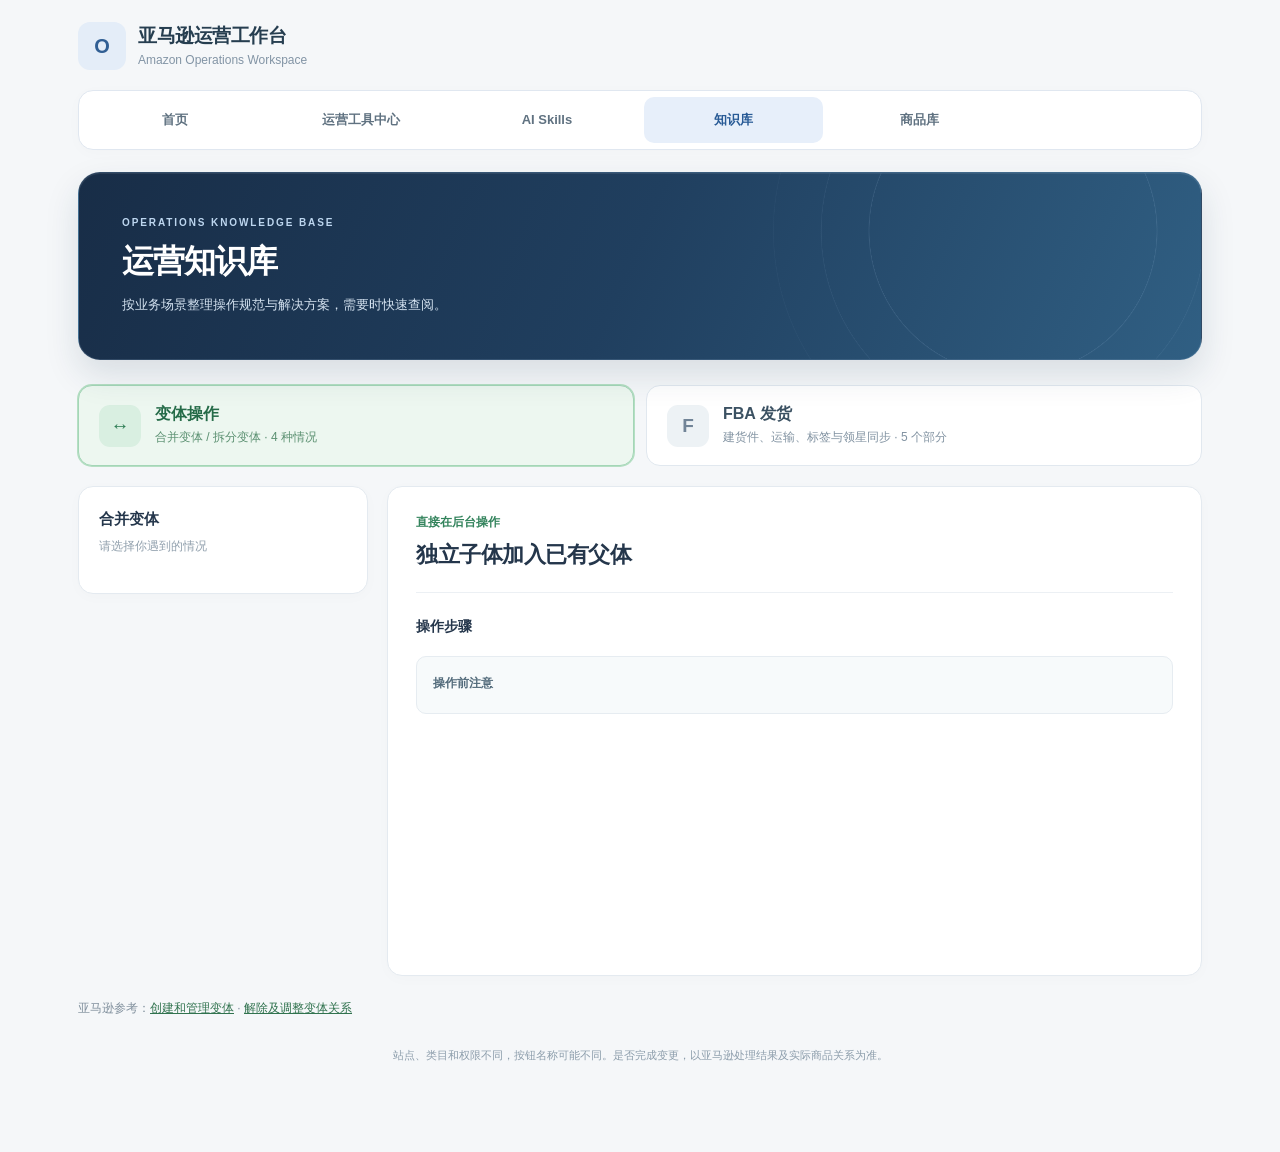
<file: variation-guide.html>
<!doctype html>
<html lang="zh-CN">
<head>
<meta charset="utf-8"><meta name="viewport" content="width=device-width,initial-scale=1">
<title>运营知识库｜亚马逊运营工作台</title>
<style>
:root{font:14px/1.65 Inter,-apple-system,BlinkMacSystemFont,"Segoe UI","Microsoft YaHei",sans-serif;color:#293c4f;background:#f5f7fa}
*{box-sizing:border-box}body{margin:0}a,button{font:inherit}button{cursor:pointer}
.shell{max-width:1110px;margin:auto;padding:28px 22px 60px}
header{display:flex;align-items:center;justify-content:space-between;gap:18px;margin-bottom:42px}
.brand{display:flex;gap:11px;align-items:center;font-weight:800}.brand-mark{display:grid;place-items:center;width:40px;height:40px;border-radius:12px;background:#e2f1e9;color:#28744e;font-size:19px}.brand small{display:block;color:#93a1ac;font-weight:500;font-size:11px}
nav{display:flex;flex-wrap:wrap;gap:4px;background:#fff;border:1px solid #e3eaf0;padding:5px;border-radius:11px}
nav a{color:#617587;font-size:12px;text-decoration:none;font-weight:750;border-radius:8px;padding:9px 12px}nav a.active{color:#26724c;background:#eaf4ed}
.eyebrow{font-size:11px;font-weight:800;letter-spacing:.12em;color:#337d56}
h1{font-size:30px;letter-spacing:-.04em;line-height:1.3;margin:8px 0 10px}
.hero p{font-size:14px;color:#748597;max-width:720px;margin:0}
.categories{display:grid;grid-template-columns:repeat(2,minmax(0,1fr));gap:12px;margin:25px 0 20px}
.category{display:flex;align-items:center;gap:14px;text-align:left;background:#fff;color:#3b5162;border:1px solid #e1e8ef;border-radius:14px;padding:17px 20px;min-width:0}
.category:hover{background:#fafdfe;border-color:#bfdac9}
.category.active{background:#edf7f0;color:#256b48;border-color:#a4d6b7;box-shadow:0 0 0 1px #b5dfc3}
.category-icon{display:grid;place-items:center;background:#edf2f5;color:#718497;width:42px;height:42px;flex:0 0 42px;border-radius:11px;font-size:19px;font-weight:800}
.category.active .category-icon{background:#d9efe1;color:#2f7e55}
.category-title{display:block;font-weight:800;font-size:16px;line-height:1.4}
.category-description{display:block;font-size:12px;font-weight:500;color:#8293a2;margin-top:3px}
.category.active .category-description{color:#5b9071}
.tool-entry{display:block;margin-top:21px;background:#287851;color:white;text-decoration:none;text-align:center;padding:11px 15px;border-radius:9px;font-weight:800;font-size:13px}
.tool-entry:hover{background:#1d6340}
.tool-entry[hidden]{display:none}
.columns{display:grid;grid-template-columns:290px minmax(0,1fr);gap:19px;align-items:start}
.menu,.panel{background:#fff;border:1px solid #e4eaf0;border-radius:15px;padding:20px;box-shadow:0 3px 15px #28384b05}
.menu h2{font-size:15px;margin:0 0 5px}.menu-subtitle{margin:0 0 16px;font-size:12px;color:#91a0ad}
.menu button{display:flex;align-items:center;justify-content:space-between;text-align:left;gap:8px;width:100%;border:1px solid transparent;background:#fff;padding:11px 12px;margin:3px 0;border-radius:9px;font-size:13px;color:#536777;font-weight:650}
.menu button:hover{background:#f5f8fa}.menu button.active{background:#eaf5ee;border-color:#d5eadb;color:#256d47}
.menu button span:last-child{color:#9eaab6}.menu button .item-label{flex:1}.menu button .item-no{font-size:11px;min-width:20px;color:#9caab6;font-weight:800}.menu button.active .item-no{color:#4b8b66}
.panel{padding:26px 28px;min-height:490px}
.method{font-size:12px;font-weight:750;color:#34845d;margin-bottom:7px}
.panel h2{font-size:22px;letter-spacing:-.02em;line-height:1.35;margin:0 0 8px}
.summary{color:#8291a1;font-size:13px;margin:0}
hr{border:0;border-top:1px solid #ecf0f4;margin:22px 0}
.section-heading{font-size:14px;font-weight:800;margin-bottom:17px}
.method-options{display:grid;gap:14px}
.method-option{border:1px solid #e3ebef;border-radius:12px;padding:15px 16px;background:#fff}
.method-option h3{font-size:14px;margin:0 0 7px;color:#244f3b}
.method-option>p{font-size:12px;color:#708394;margin:0 0 13px;line-height:1.75}
.method-option .step:last-child{margin-bottom:0}
.step{display:flex;align-items:flex-start;gap:13px;margin:0 0 20px}
.number{display:grid;place-items:center;flex:0 0 30px;width:30px;height:30px;background:#eef3f6;border-radius:9px;color:#52697c;font-weight:800}
.step-content{flex:1;min-width:0}
.step strong{font-size:13px}.step p{font-size:12px;color:#708394;margin:4px 0 0;line-height:1.75}
.step-image{display:block;width:fit-content;max-width:100%;margin-top:11px;border-radius:9px;border:1px solid #e5ebf1;background:#fff;overflow:hidden}
.step-image img{display:block;height:auto;max-width:100%}
.step-image.menu-shot{width:257px}
.step-image.steps-shot{width:550px}
.step-image.fba-shot{width:100%;max-width:720px}
.step-image.fba-shot img{width:100%}
.step-image:focus-visible{outline:3px solid #97c8ad}
.step-image:hover{border-color:#a3cbb1}
.note{background:#f7fafb;border:1px solid #e6ecf1;padding:14px 16px;border-radius:10px;margin-top:18px}
.note strong{font-size:12px;color:#536b7b}.note p{color:#718292;font-size:12px;margin:5px 0 0}
details{border:1px solid #e2eaf0;border-radius:11px;margin-top:20px;overflow:hidden}
details[hidden]{display:none}
summary{padding:13px 16px;background:#f9fbfc;cursor:pointer;font-weight:800;font-size:12px;color:#4b6476}
.case-inner{padding:16px}
.case-label{font-size:12px;color:#687d8c;font-weight:750;margin:9px 0}
pre{font-family:inherit;font-size:12px;line-height:1.85;white-space:pre-wrap;overflow-wrap:anywhere;padding:14px;background:#f6f8fa;color:#344a5d;border-radius:9px}
.copy{color:white;background:#287851;border:1px solid #287851;border-radius:8px;padding:9px 13px;font-weight:750}
#copyStatus{color:#478061;font-size:12px;margin-left:10px}
.sources{font-size:12px;color:#82919e;margin:23px 0 0}.sources a{color:#31734f}
footer{text-align:center;color:#8c9dab;font-size:11px;margin:26px auto;line-height:1.9}
@media(max-width:780px){.shell{padding:20px 13px 46px}header{flex-direction:column;align-items:flex-start;margin-bottom:24px}nav{width:100%}nav a{flex:1;text-align:center;padding:8px}h1{font-size:26px}.columns{grid-template-columns:1fr}.panel{min-height:0;padding:22px 18px}.menu{padding:16px}.menu-list{display:grid;grid-template-columns:repeat(2,minmax(0,1fr));gap:4px}.categories{grid-template-columns:1fr;gap:9px}.category{padding:12px 15px}.category-icon{width:38px;height:38px;flex-basis:38px}.category-title{font-size:14px}}
@media(max-width:410px){.menu-list{grid-template-columns:1fr}nav a{font-size:11px;padding:8px 4px}}

/* 统一主导航：独立横排，优先展示常用工具与 Skills */
.topbar,.site-header,header:has(> nav){flex-direction:column!important;align-items:stretch!important;justify-content:flex-start!important;gap:17px!important;margin-bottom:26px!important}
.topbar .brand,.site-header .brand,header:has(> nav) .brand{align-self:flex-start}
nav[aria-label="工具模块"],nav[aria-label="工具导航"]{display:grid!important;grid-template-columns:repeat(5,minmax(0,1fr))!important;gap:8px!important;width:100%!important;padding:7px!important;margin:0!important;background:#fff!important;border:1px solid #e0e8ed!important;border-radius:16px!important;box-shadow:0 5px 20px rgba(35,53,72,.045)!important}
nav[aria-label="工具模块"] a,nav[aria-label="工具导航"] a{display:flex!important;align-items:center!important;justify-content:center!important;text-align:center!important;padding:13px 8px!important;min-height:47px!important;border:0!important;border-radius:11px!important;font-size:13px!important;font-weight:750!important;white-space:nowrap!important;text-decoration:none!important;color:#526677!important}
nav[aria-label="工具模块"] a:hover,nav[aria-label="工具导航"] a:hover{background:#f0f6f3!important;color:#28734d!important}
nav[aria-label="工具模块"] a.active,nav[aria-label="工具导航"] a.active{background:#e2f1e8!important;color:#216a46!important}
nav[aria-label="工具模块"] a:focus-visible,nav[aria-label="工具导航"] a:focus-visible{outline:2px solid #398e63!important;outline-offset:2px!important}
@media(max-width:650px){nav[aria-label="工具模块"],nav[aria-label="工具导航"]{display:flex!important;overflow-x:auto!important;gap:5px!important;scrollbar-width:thin}nav[aria-label="工具模块"] a,nav[aria-label="工具导航"] a{flex:0 0 auto!important;padding:11px 13px!important;min-height:43px!important}}

</style>
<link rel="stylesheet" href="./workspace-shell.css?v=workspace-brand-20261105-3"/>
</head>
<body>
<main class="shell">
<header class="workspace-header"><a class="workspace-brand" href="./index.html" aria-label="亚马逊运营工作台首页"><span class="workspace-logo" aria-hidden="true">O</span><span><span class="workspace-name">亚马逊运营工作台</span><span class="workspace-sub">Amazon Operations Workspace</span></span></a><nav class="workspace-nav" aria-label="工具模块">
<a href="./index.html">首页</a>
<a href="./tools.html" id="navTools">运营工具中心</a>
<a href="./skills.html">AI Skills</a>
<a href="./variation-guide.html" class="active" aria-current="page">知识库</a>
<a href="./listing.html?view=library" id="navLibrary">商品库</a>
</nav></header>
<div class="hero workspace-intro"><div class="eyebrow">OPERATIONS KNOWLEDGE BASE</div><h1>运营知识库</h1><p>按业务场景整理操作规范与解决方案，需要时快速查阅。</p></div>
<div class="categories" role="tablist" aria-label="选择知识分类" id="categoryTabs">
  <button type="button" class="category active" data-group="variation" role="tab" aria-selected="true"><span class="category-icon">↔</span><span><span class="category-title">变体操作</span><span class="category-description">合并变体 / 拆分变体 · 4 种情况</span></span></button>
  <button type="button" class="category" data-group="fba" role="tab" aria-selected="false"><span class="category-icon">F</span><span><span class="category-title">FBA 发货</span><span class="category-description">建货件、运输、标签与领星同步 · 5 个部分</span></span></button>
</div>
<div class="columns">
  <aside class="menu">
    <h2 id="menuHeading">合并变体</h2>
    <p class="menu-subtitle" id="menuSubtitle">请选择你遇到的情况</p>
    <div class="menu-list" id="scenarioMenu"></div>
  </aside>
  <section class="panel" aria-live="polite">
    <div class="method" id="method">直接在后台操作</div>
    <h2 id="title">独立子体加入已有父体</h2>
    <p class="summary" id="summary"></p>
    <hr><div class="section-heading" id="sectionHeading">操作步骤</div><div id="steps"></div>
    <div class="note"><strong>操作前注意</strong><p id="warning"></p></div>
    <a class="tool-entry" id="toolEntry" href="./merge.html" hidden>打开 Excel 变体合并工具</a>
    <details id="caseBox" hidden>
      <summary>需要联系客服？展开复制 Case 文案</summary>
      <div class="case-inner">
        <div class="case-label">英文（复制到 Seller Support）</div><pre id="english"></pre>
        <button id="copyCase" class="copy" type="button">复制英文 Case</button><span id="copyStatus" role="status"></span>
        <div class="case-label" style="margin-top:20px">中文对照</div><pre id="chinese"></pre>
        <p style="font-size:12px;color:#8b99a6">提交前请替换方括号中的 ASIN，核对后再发出。</p>
      </div>
    </details>
  </section>
</div>
<p class="sources">亚马逊参考：<a href="https://sellercentral.amazon.com/gp/help/external/GEKYC26YEZX2VSHM" target="_blank" rel="noopener noreferrer">创建和管理变体</a> · <a href="https://sellercentral.amazon.com/help/hub/reference/external/GLQBFJDZ7ZDLXQW8" target="_blank" rel="noopener noreferrer">解除及调整变体关系</a></p>
<footer>站点、类目和权限不同，按钮名称可能不同。是否完成变更，以亚马逊处理结果及实际商品关系为准。</footer>
</main>
<script>
(function(){
"use strict";
const baseEn="Subject: Request to remove child ASIN(s) from a parent variation\n\nDear Seller Support,\n\nPlease assist in removing the following child ASIN(s) from their current parent-child variation relationship.\n\nCurrent parent ASIN: [OLD_PARENT_ASIN]\nChild ASIN(s): [CHILD_ASIN_LIST]\n\nWe are requesting only a change to the parent-child relationship. Please keep the existing child listings, SKUs, and offers intact. Please confirm when the relationship has been removed.\n\nBest regards";
const baseZh="主题：请求解除子 ASIN 的父子变体关系\n\n尊敬的亚马逊卖家支持团队：\n\n请协助将以下子 ASIN 从当前父子变体关系中移出。\n\n当前父 ASIN：[OLD_PARENT_ASIN]\n子 ASIN 列表：[CHILD_ASIN_LIST]\n\n我们仅需要解除父子关系，请保留现有子体商品链接、SKU 和商品报价。请在处理后确认。\n\n此致敬礼";
const entries=[
{id:"new",group:"variation",label:"多个独立子体合并到新父体",method:"使用 Excel 工具",summary:"几个独立上架的子体需要关联到一个全新父体。这是当前唯一需要使用本工具生成 Excel 的合并情况。",steps:[
["选择类目模板","打开「合并变体」工具，选择正确的亚马逊类目空白模板或已保存模板。"],
["填写新父体和子体","填写新的父体 SKU、变体主题与文案；每个子体保留原 SKU、子 ASIN，并填写颜色、尺寸等属性。"],
["生成并上传","检查并下载 Excel，上传亚马逊卖家后台，查看处理报告和前台变体关系。"]],
warning:"新父体 SKU 不应与店铺已有 SKU 冲突。子体必须符合同一合法变体关系，且不要创建重复的子体商品。",tool:true},
{id:"existing",group:"variation",label:"独立子体加入已有父体",method:"亚马逊后台操作",summary:"",steps:[
["选择要加入的父体 → 编辑商品信息",""],
["进入「变种」页面",""],
["输入要加入的子体 SKU → Add",""],
["找到对应 SKU → 填入 ASIN → 保存并完成",""]],
images:{0:{src:"./assets/variation-edit-parent.png",alt:"选择父体后的编辑商品信息菜单",css:"menu-shot"},3:{src:"./assets/variation-add-child-compact.png",alt:"变种页面、添加子体 SKU、填写对应 ASIN 的操作截图",css:"steps-shot"}},
warning:"客服表示合并后的变体约需 6 小时审核，评论才会显示。"},
{id:"child",group:"variation",label:"指定子体从父体拆出",method:"两种方法可选",summary:"根据需要拆出的子体数量，选择后台操作或联系客服。",methods:[
{title:"方法一：后台直接操作",description:"适合只拆出一个子体。",steps:[
["找到子商品信息","在「管理所有库存」找到要拆出的子商品信息。"],
["打开三点菜单","点击该子商品信息旁边的三点菜单。"],
["从系列中分离","选择「从系列中分离」，按页面提示完成。"]
]},
{title:"方法二：联系客服",description:"如果需要拆除 2 个或以上子体，联系客服会更加方便。展开下方 Case 文案，填写父 ASIN 和所有需要拆除的子 ASIN 后提交。"}
],
warning:"无论采用哪种方法，完成后都要确认指定子体已从系列中分离，其他子体未受影响。",
en:"We would like to remove the following child ASIN(s) from the current variation family.\n\nParent ASIN: [填写父 ASIN]\n\nChild ASIN(s): [填写子 ASIN]\n\nPlease help us remove these child ASINs from the parent-child relationship without deleting their listings or affecting other child ASINs.",
zh:"主题：请求将子 ASIN 从当前变体家族移除\n\n父 ASIN：[填写父 ASIN]\n\n子 ASIN：[填写子 ASIN]\n\n请协助我们解除这些子 ASIN 与父体之间的变体关系，同时不要删除其商品链接，也不要影响其他子体。"},
{id:"dissolve",group:"variation",label:"拆分整个父体（全部子体）",method:"亚马逊后台操作",summary:"取消整个变体系列的分组。",steps:[
["找到父商品信息","在「管理所有库存」找到该系列的父商品信息。"],
["打开三点菜单","点击父商品信息旁边的三点菜单。"],
["取消变体系列分组","选择「取消变体系列分组」，按页面提示完成。"]],
warning:"这是取消整个系列的分组，不是删除商品信息。完成后检查子商品信息是否保留；如果后台没有该选项，可联系客服。"}

,{id:"fba-product",group:"fba",label:"选择产品与装箱模板",method:"FBA 发货 SOP",summary:"先选择要发货的产品，再根据是否首次发货决定创建或复用装箱模板。",steps:[
["选择产品","选择需要发货的产品，然后点击「发货/补货」。"],
["首次发货时创建模板","新品首次发货需要创建新的装箱模板，模板名称填写 SKU。"],
["正常发货时选择已有模板","只有第一次发货的产品需要创建装箱模板；正常情况下直接选择已有模板即可。"],
["查询模板数据","装箱模板中的相关数据可在产品管理中查询。"]
],images:{"0":{"src":"./assets/fba-step-01.webp","alt":"FBA 发货 SOP 操作截图 1","css":"fba-shot"},"1":{"src":"./assets/fba-step-02.webp","alt":"FBA 发货 SOP 操作截图 2","css":"fba-shot"},"2":{"src":"./assets/fba-step-03.webp","alt":"FBA 发货 SOP 操作截图 3","css":"fba-shot"},"3":{"src":"./assets/fba-step-04.webp","alt":"FBA 发货 SOP 操作截图 4","css":"fba-shot"}},warning:"创建模板前先确认该产品是否已有装箱模板，避免重复创建。"},
{id:"fba-inbound",group:"fba",label:"填写箱数与选择入仓方式",method:"FBA 发货 SOP",summary:"填写发货箱数，再根据 Send 与非 Send 的情况选择入仓方式，并判断分仓或合仓。",steps:[
["填写发货箱数","填写本次要发货的箱数，然后点击「确定」。"],
["区分 FBA 与 AWD Send","左边是 FBA，右边是 AWD Send；Send 属于左侧 FBA。"],
["选择入仓方式","正常情况下，Send 选择 Send；不是 Send 的普通情况选择右侧。"],
["选择分仓或合仓","左边为分仓，右边为合仓。分仓不收费；合仓会根据仓点收取不同费用。正常选择分仓，除非利润可以覆盖合仓费用。"]
],images:{"0":{"src":"./assets/fba-step-05.webp","alt":"FBA 发货 SOP 操作截图 5","css":"fba-shot"},"1":{"src":"./assets/fba-step-06.webp","alt":"FBA 发货 SOP 操作截图 6","css":"fba-shot"},"2":{"src":"./assets/fba-step-07.webp","alt":"FBA 发货 SOP 操作截图 7","css":"fba-shot"},"3":{"src":"./assets/fba-step-08.webp","alt":"FBA 发货 SOP 操作截图 8","css":"fba-shot"}},warning:"原 SOP 注明：数量少于 5 时不能分仓。"},
{id:"fba-shipping",group:"fba",label:"选择运输与报价方案",method:"FBA 发货 SOP",summary:"根据 Send 或非 Send 货件选择运输方式，再按报价和产品部门的询价结果选择承运方案。",steps:[
["选择运输方式","Send 货件按 SOP 原图选择，下面选择「海运拼箱」；非 Send 货件选择普通海运。"],
["选择发货时间","Send 的时间选择正常发货时间，后续选项按原 SOP 标注选择。"],
["获取报价并选择承运商","获取报价后选择承运商。根据实际情况选择普船或快船、卡派或快递派等；具体由产品部门询价后告知。"]
],images:{"0":{"src":"./assets/fba-step-09.webp","alt":"FBA 发货 SOP 操作截图 9","css":"fba-shot"},"1":{"src":"./assets/fba-step-10.webp","alt":"FBA 发货 SOP 操作截图 10","css":"fba-shot"},"2":{"src":"./assets/fba-step-11.webp","alt":"FBA 发货 SOP 操作截图 11","css":"fba-shot"}},warning:"运输方式和承运商应按本次货件情况及产品部门询价结果选择。"},
{id:"fba-details",group:"fba",label:"填写发货信息并确认",method:"FBA 发货 SOP",summary:"按 SOP 填写发货人信息、起运地和产品描述，确认后提交发货。",steps:[
["填写编号","点击「选择」后，编号填写：0123456789。"],
["填写公司信息","公司名填写：宁波至拓进出口有限公司；英文名填写：ningbozhituo。"],
["选择最后两项信息与起运地","在「添加」中选择第一项并保存。"],
["填写产品描述","根据页面旁边的提示填写对应描述；只能填写英文，并注意字符长度限制。"],
["确认发货","填写并确认后，点击「接受费用并确认发货」。"]
],images:{"0":{"src":"./assets/fba-step-12.webp","alt":"FBA 发货 SOP 操作截图 12","css":"fba-shot"},"1":{"src":"./assets/fba-step-13.webp","alt":"FBA 发货 SOP 操作截图 13","css":"fba-shot"},"2":{"src":"./assets/fba-step-14.webp","alt":"FBA 发货 SOP 操作截图 14","css":"fba-shot"}},warning:"产品描述必须为英文，并遵守页面提示的字符长度限制。"},
{id:"fba-labels",group:"fba",label:"货件命名、标签下载与领星同步",method:"FBA 发货 SOP",summary:"货件创建完成后，统一命名、下载箱子标签，并在领星同步货件信息。",steps:[
["修改货件名称","修改每个货件名称，方便后续查看。命名格式：日期 + 产品名称 + 箱数 + 仓点。示例：20260917 麦穗加热垫 CTNS。"],
["下载箱子标签","下载每个货件的箱子标签，交给产品部门。"],
["同步到领星","在领星中同步这几个货件，并输入货件号。货件号以 FBA 开头，上一页的货件编码就是该货件号。"]
],images:{"0":{"src":"./assets/fba-step-15.webp","alt":"FBA 发货 SOP 操作截图 15","css":"fba-shot"},"1":{"src":"./assets/fba-step-16.webp","alt":"FBA 发货 SOP 操作截图 16","css":"fba-shot"},"2":{"src":"./assets/fba-step-17.webp","alt":"FBA 发货 SOP 操作截图 17","css":"fba-shot"}},warning:"请逐个货件核对名称、标签和货件号，避免多个货件之间混淆。"}

];
const $=id=>document.getElementById(id);
let current=entries[0];
let activeGroup="merge";
const names={variation:"变体操作",fba:"FBA 发货"};
function setGroup(group){
 if(!names[group])return;
 activeGroup=group;
 document.querySelectorAll("#categoryTabs button").forEach(button=>{
  const active=button.dataset.group===group;
  button.classList.toggle("active",active);
  button.setAttribute("aria-selected",String(active));
 });
 const items=entries.filter(x=>x.group===group);
 $("menuHeading").textContent=names[group];
 $("menuSubtitle").textContent="共 "+items.length+" 种情况，点击查看操作方法";
 const host=$("scenarioMenu");
 host.replaceChildren();
 items.forEach((item,index)=>{
  const button=document.createElement("button");button.type="button";button.dataset.id=item.id;
  const count=document.createElement("span");count.className="item-no";count.textContent=String(index+1).padStart(2,"0");
  const label=document.createElement("span");label.className="item-label";label.textContent=item.label;
  const arrow=document.createElement("span");arrow.textContent="›";
  button.append(count,label,arrow);
  button.addEventListener("click",()=>render(item.id));
  host.append(button);
 });
 render(items[0].id);
}
function render(id){
 const item=entries.find(x=>x.id===id);
 if(!item)return;
 if(item.group!==activeGroup){setGroup(item.group);return;}
 current=item;
 document.querySelectorAll("#scenarioMenu button").forEach(button=>{
  const active=button.dataset.id===current.id;
  button.classList.toggle("active",active);
  button.setAttribute("aria-pressed",String(active));
 });
 $("method").textContent=current.method;
 $("title").textContent=current.label;
 $("summary").textContent=current.summary;$("summary").hidden=!current.summary;
 $("warning").textContent=current.warning;
 $("steps").replaceChildren();
 const renderStep=(step,i,images)=>{
  const wrap=document.createElement("div");wrap.className="step";
  const num=document.createElement("div");num.className="number";num.textContent=i+1;
  const body=document.createElement("div"),title=document.createElement("strong");
  body.className="step-content";
  title.textContent=step[0];body.append(title);
  if(step[1]){
    const desc=document.createElement("p");desc.textContent=step[1];body.append(desc);
  }
  const picture=images?.[i];
  if(picture){
    const link=document.createElement("a");link.href=picture.src;link.target="_blank";link.rel="noopener noreferrer";
    link.className="step-image "+picture.css;link.title="点击查看大图";
    const img=document.createElement("img");img.src=picture.src;img.alt=picture.alt;img.loading="lazy";img.decoding="async";
    link.append(img);body.append(link);
  }
  wrap.append(num,body);return wrap;
 };
 if(current.methods){
  $("steps").className="method-options";
  $("sectionHeading").textContent="操作方法";
  current.methods.forEach(method=>{
    const card=document.createElement("div");card.className="method-option";
    const heading=document.createElement("h3");heading.textContent=method.title;card.append(heading);
    if(method.description){const desc=document.createElement("p");desc.textContent=method.description;card.append(desc);}
    (method.steps||[]).forEach((step,i)=>card.append(renderStep(step,i,method.images)));
    $("steps").append(card);
  });
 }else{
  $("steps").className="";
  $("sectionHeading").textContent="操作步骤";
  (current.steps||[]).forEach((step,i)=>$("steps").append(renderStep(step,i,current.images)));
 }
 $("caseBox").hidden=!current.en;$("caseBox").open=false;
 $("english").textContent=current.en||"";$("chinese").textContent=current.zh||"";$("copyStatus").textContent="";
 $("toolEntry").hidden=!current.tool;
}
document.querySelectorAll("#categoryTabs button").forEach(button=>button.addEventListener("click",()=>setGroup(button.dataset.group)));
setGroup("merge");
$("copyCase").addEventListener("click",async()=>{
 if(!current.en)return;
 try{await navigator.clipboard.writeText(current.en);$("copyStatus").textContent="已复制，请替换 ASIN 占位符";}
 catch(e){$("copyStatus").textContent="复制失败，请手动选取英文文案。";}
});
})();
</script>
</body>
</html>
</file>
<file: workspace-shell.css>
/* Unified workspace visual system — shared across active pages */
:root{--ws-ink:#24364b;--ws-muted:#73869a;--ws-line:#e0e7f0;--ws-green:#365f91}
body{background:#f5f7f9!important;color:var(--ws-ink)}
.shell{max-width:1180px!important;margin:0 auto!important;padding:22px 28px 60px!important}
.workspace-header{display:flex!important;flex-direction:column!important;align-items:stretch!important;gap:20px!important;margin:0 0 22px!important}
.workspace-brand{display:flex!important;align-items:center!important;gap:12px!important;align-self:flex-start!important;text-decoration:none!important;color:#263e50!important}
.workspace-brand .workspace-logo{display:grid;place-items:center;width:48px;height:48px;flex:0 0 48px;background:#e4edf8;color:#315f94;border-radius:12px;font-size:20px;font-weight:850}
.workspace-brand .workspace-name{display:block;font-size:19px;font-weight:800;line-height:1.35;letter-spacing:-.025em}
.workspace-brand .workspace-sub{display:block;font-size:12px;color:#8294a5;font-weight:500;line-height:1.5;margin-top:2px}
nav.workspace-nav{width:100%!important;display:grid!important;grid-template-columns:repeat(6,minmax(0,1fr))!important;gap:7px!important;margin:0!important;padding:6px!important;background:#fff!important;border:1px solid var(--ws-line)!important;border-radius:15px!important;box-shadow:0 3px 16px #26394c05!important}
nav.workspace-nav a{display:flex!important;align-items:center!important;justify-content:center!important;min-height:46px!important;padding:10px 8px!important;border:0!important;border-radius:10px!important;text-align:center!important;text-decoration:none!important;color:#607281!important;font-size:13px!important;font-weight:720!important;white-space:nowrap!important;background:transparent!important}
nav.workspace-nav a.active{background:#e7effa!important;color:#295b96!important}
nav.workspace-nav a:hover:not(.active){background:#f0f4fa!important;color:#315f94!important}
nav.workspace-nav a:focus-visible{outline:2px solid #547eaf!important;outline-offset:2px!important}
.workspace-intro,.hero.workspace-intro,.hero-main.workspace-intro{box-sizing:border-box!important;display:flex!important;flex-direction:column!important;justify-content:center!important;gap:0!important;min-height:158px!important;height:auto!important;margin:0 0 24px!important;padding:27px 34px!important;background:linear-gradient(114deg,#1c344e 0%,#254b6c 56%,#35678a 100%)!important;border:1px solid #3c6685!important;border-radius:20px!important;box-shadow:0 12px 30px rgba(21,48,78,.14)!important;color:#f6faf8!important;overflow:hidden!important;position:relative!important;isolation:isolate!important}
.workspace-intro:before{content:""!important;position:absolute!important;right:-102px!important;top:-170px!important;width:430px!important;height:430px!important;border-radius:50%!important;background:radial-gradient(circle at 50% 50%,transparent 36%,rgba(186,211,239,.10) 36.3%,transparent 36.8%,transparent 49%,rgba(186,211,239,.07) 49.3%,transparent 50%,transparent 64%,rgba(186,211,239,.045) 64.3%,transparent 65%)!important;pointer-events:none!important;z-index:-1!important}
.workspace-intro:after{display:none!important}
.workspace-intro>*{position:relative;z-index:1}
.workspace-intro .eyebrow{margin:0 0 7px!important;color:#b7d7f1!important;font-size:10px!important;font-weight:800!important;letter-spacing:.14em!important}
.workspace-intro h1,.workspace-intro #pageTitle{margin:0!important;color:#ffffff!important;font-size:30px!important;font-weight:800!important;line-height:1.32!important;letter-spacing:-.035em!important;max-width:900px!important}
.workspace-intro p,.workspace-intro .hero-copy,.workspace-intro #pageDescription{margin:9px 0 0!important;color:#d9e7f5!important;font-size:13px!important;font-weight:400!important;line-height:1.7!important;max-width:890px!important}
.workspace-intro p strong{color:#fff!important}
.workspace-intro .hero-pill{display:none!important}
.workspace-home-hero{display:block!important;margin:0!important}
.workspace-home-hero .hero-side{display:none!important}
.workspace-home-hero .hero-main.workspace-intro{margin-bottom:24px!important}
.workspace-home-hero h1 br{display:none!important}
.workspace-home-hero h1 br:after{content:" "}
.workspace-body-nav-spacer{display:none}
@media(max-width:700px){.shell{padding:16px 14px 38px!important}.workspace-header{gap:13px!important;margin-bottom:17px!important}nav.workspace-nav{display:flex!important;overflow-x:auto!important;gap:3px!important;scrollbar-width:thin}nav.workspace-nav a{flex:0 0 auto!important;min-height:41px!important;padding:9px 13px!important;font-size:12px!important}.workspace-intro,.hero.workspace-intro,.hero-main.workspace-intro{min-height:145px!important;padding:24px 22px!important;border-radius:16px!important}.workspace-intro h1,.workspace-intro #pageTitle{font-size:26px!important}}

/* Premium dark-blue introduction cards: restrained typography and depth */
.workspace-intro,.hero.workspace-intro,.hero-main.workspace-intro{
 min-height:188px!important;
 padding:34px 43px!important;
 background:linear-gradient(113deg,#182d47 0%,#203f5f 49%,#305f83 100%)!important;
 border:1px solid rgba(153,189,222,.19)!important;
 border-radius:22px!important;
 box-shadow:0 15px 34px rgba(23,51,80,.13),inset 0 1px rgba(255,255,255,.08)!important;
}
.workspace-intro:before{
 right:-72px!important;top:-202px!important;width:520px!important;height:520px!important;
 background:radial-gradient(circle at center,transparent 39%,rgba(182,210,241,.13) 39.1%,transparent 39.4%,transparent 52%,rgba(182,210,241,.075) 52.1%,transparent 52.4%,transparent 65%,rgba(182,210,241,.04) 65.1%,transparent 65.4%)!important;
}
.workspace-intro .eyebrow{
 font-size:10px!important;letter-spacing:.19em!important;
 font-weight:750!important;color:#bdd6ef!important;margin-bottom:10px!important;
}
.workspace-intro h1,.workspace-intro #pageTitle{
 font-size:32px!important;letter-spacing:-.035em!important;
 font-weight:760!important;line-height:1.25!important;
}
.workspace-intro p,.workspace-intro .hero-copy,.workspace-intro #pageDescription{
 max-width:690px!important;font-size:13px!important;line-height:1.85!important;
 font-weight:400!important;color:#d5e3f1!important;margin-top:12px!important;
}
.workspace-home-hero .hero-main.workspace-intro{margin-bottom:24px!important}
@media(max-width:700px){
 .workspace-intro,.hero.workspace-intro,.hero-main.workspace-intro{min-height:166px!important;padding:26px 24px!important}
 .workspace-intro h1,.workspace-intro #pageTitle{font-size:27px!important}
 .workspace-intro:before{right:-240px!important}
}
</file>
